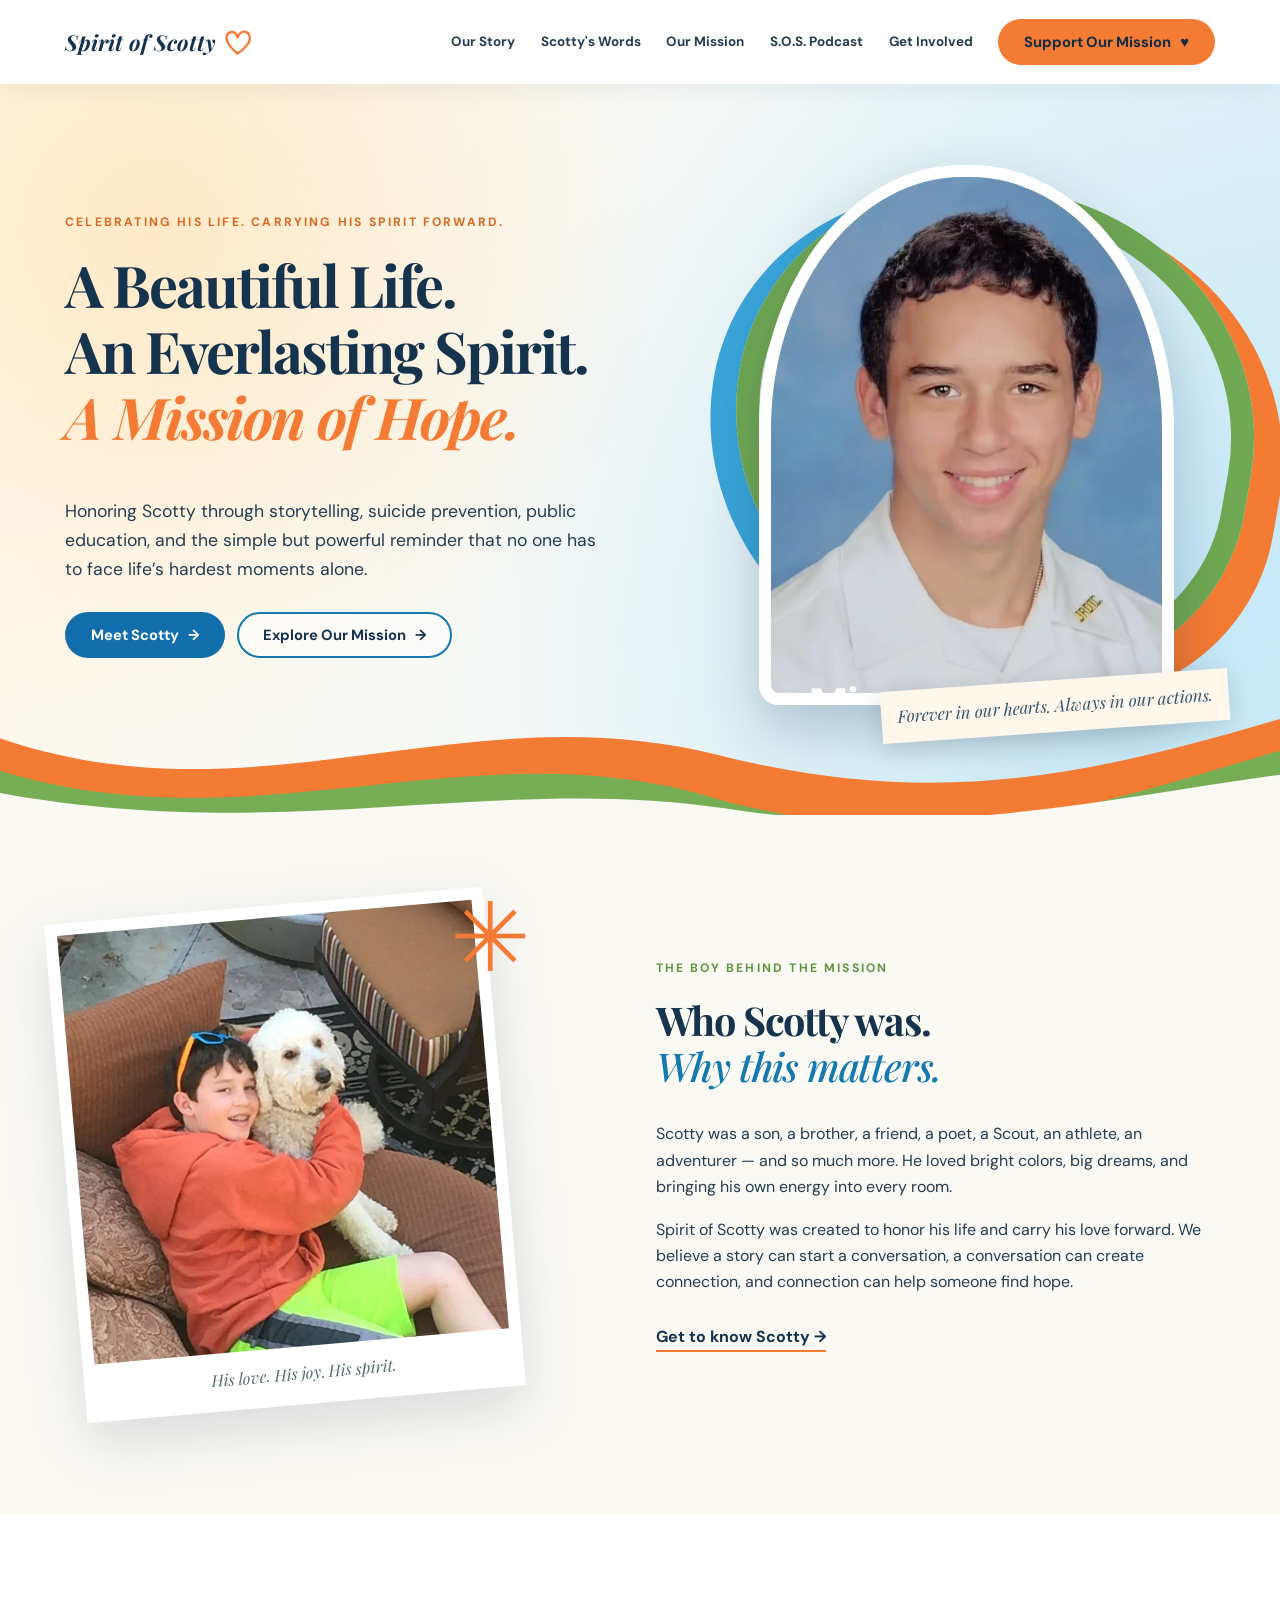
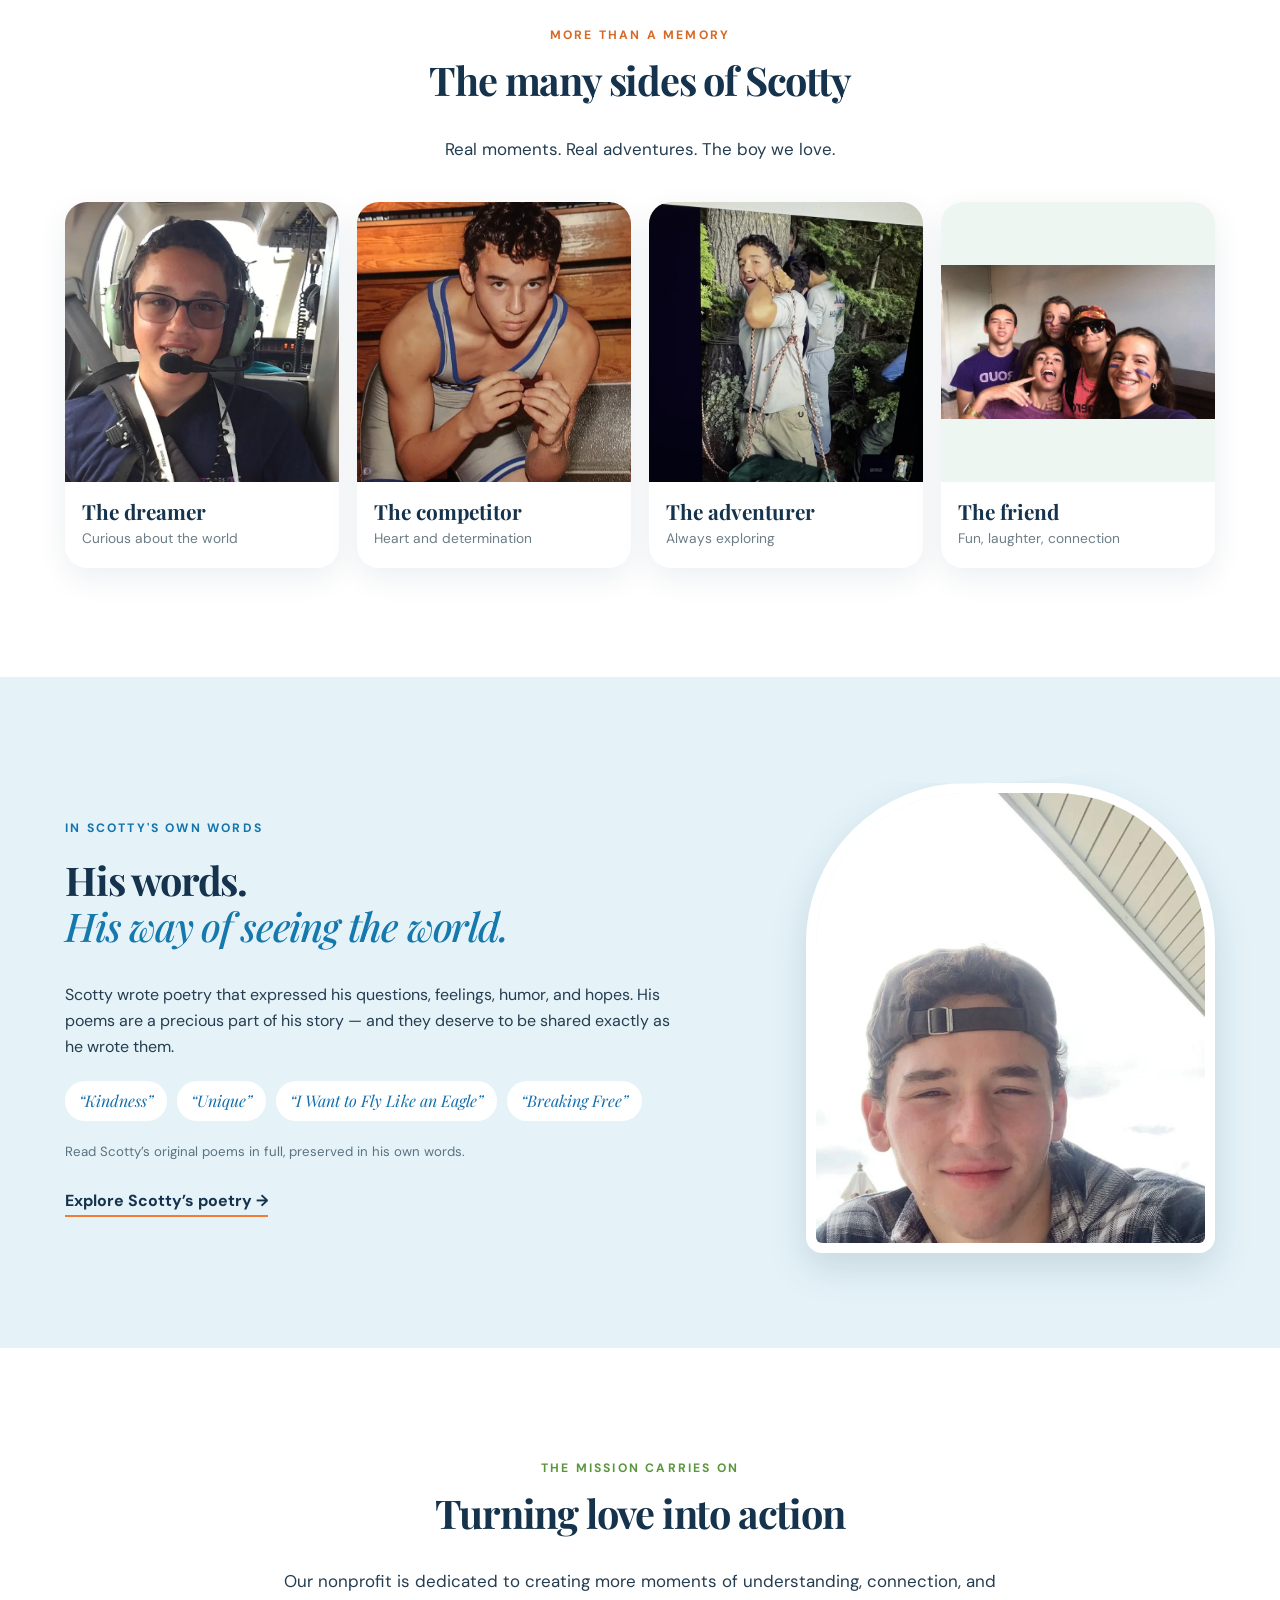
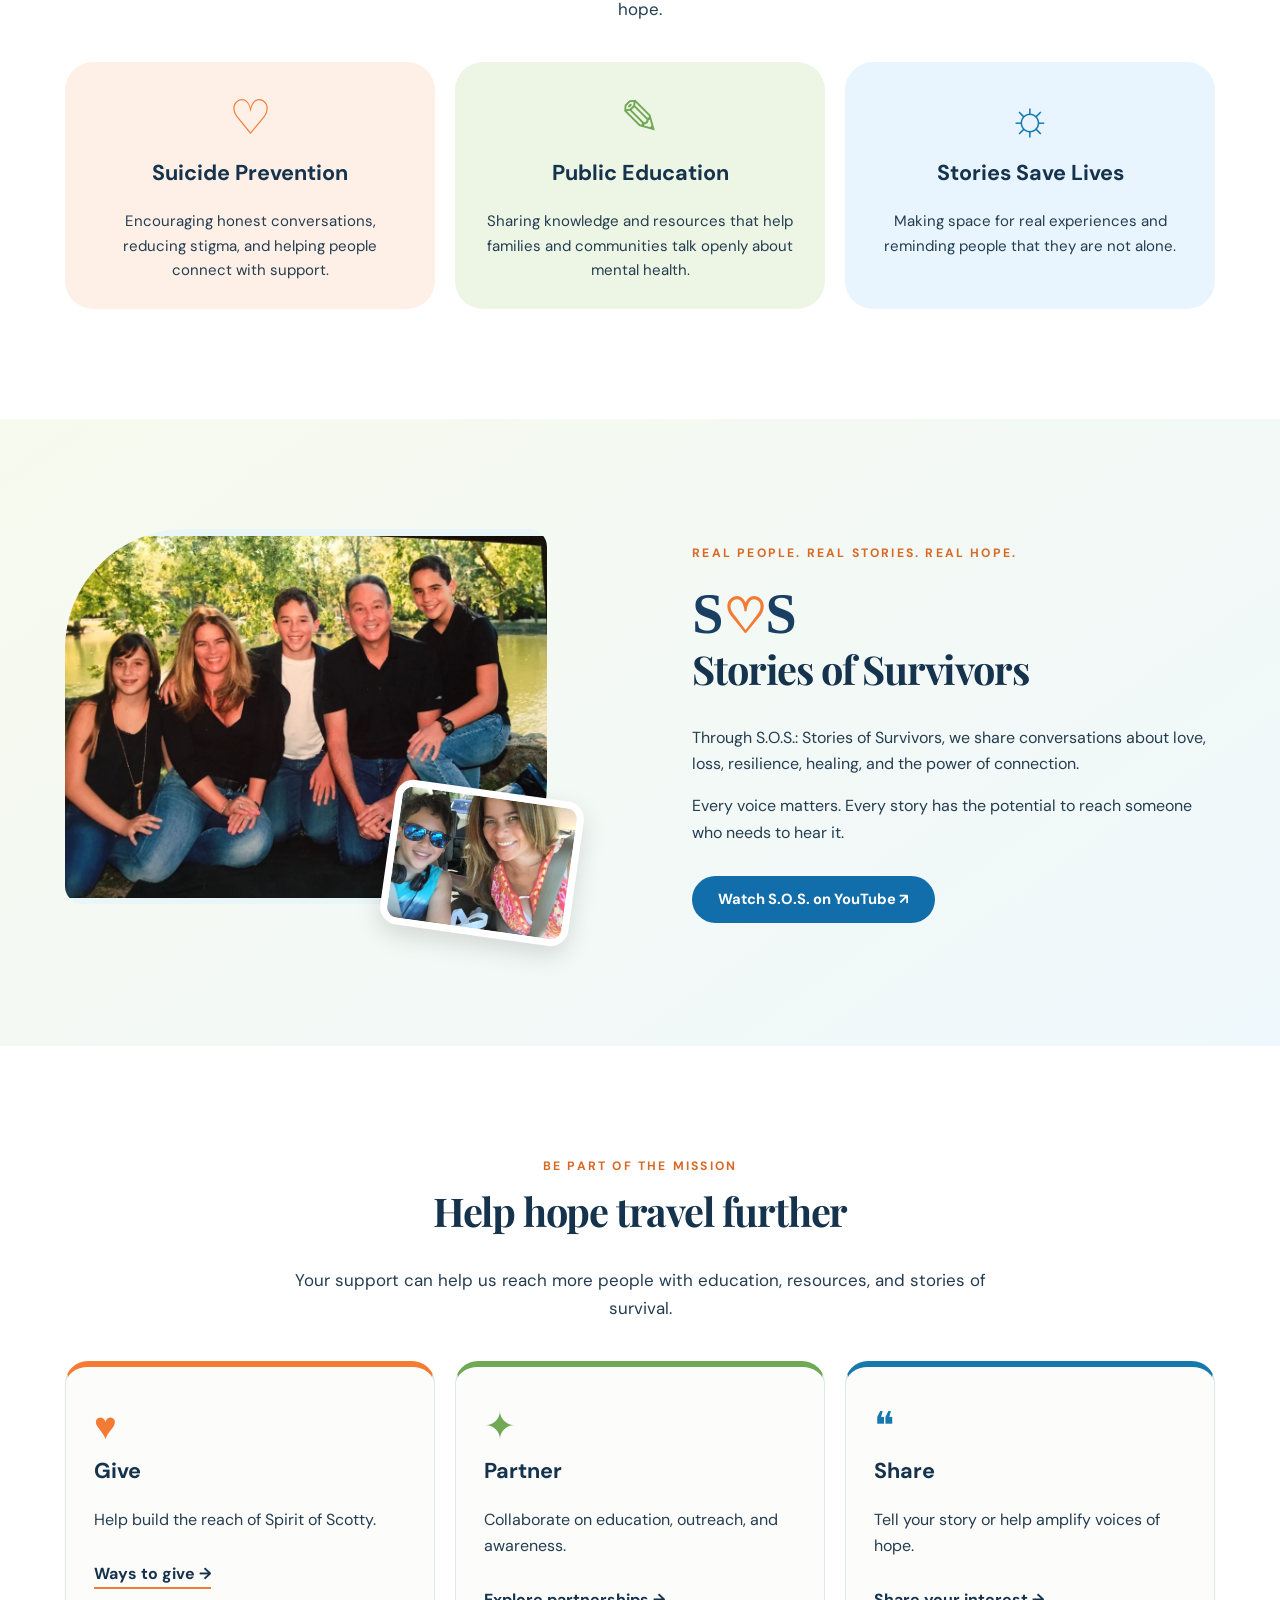
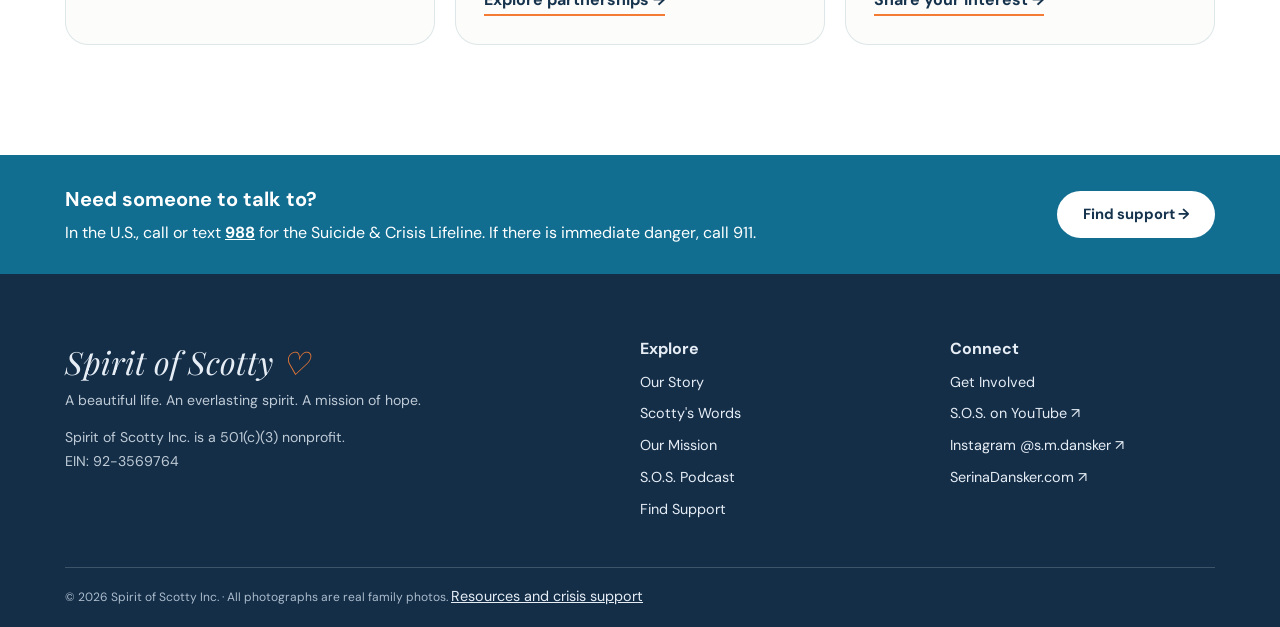
<file: index.html>
<!doctype html><html lang="en"><head><meta charset="utf-8"><meta name="viewport" content="width=device-width, initial-scale=1">
<meta name="description" content="Meet Scotty and discover how Spirit of Scotty carries his legacy forward through suicide prevention, education and storytelling."><meta name="theme-color" content="#16334d">
<meta property="og:type" content="website"><meta property="og:title" content="Home"><meta property="og:description" content="Meet Scotty and discover how Spirit of Scotty carries his legacy forward through suicide prevention, education and storytelling."><meta property="og:url" content="https://spiritofscotty.com/"><meta property="og:image" content="https://spiritofscotty.com/assets/hero.webp">
<link rel="canonical" href="https://spiritofscotty.com/"><link rel="icon" href="assets/heart.svg" type="image/svg+xml"><link rel="stylesheet" href="styles.css"><title>Home | Spirit of Scotty</title></head><body><a class="skip" href="#main">Skip to content</a><header class="site-header"><div class="wrap nav"><a class="brand" href="index.html" aria-label="Spirit of Scotty home"><span>Spirit of <em>Scotty</em></span><svg class="heart" viewBox="0 0 46 48" aria-hidden="true"><path d="M23 41C4 26 3 13 10 9c7-4 12 2 13 7 5-11 14-11 18-4 5 10-7 22-18 29Z" fill="none" stroke="currentColor" stroke-width="3.6" stroke-linecap="round" stroke-linejoin="round"/></svg></a>
<button id="menuButton" class="menu-btn" aria-label="Open navigation" aria-controls="navLinks" aria-expanded="false">☰</button>
<nav id="navLinks" class="nav-links" aria-label="Main navigation"><a href="story.html">Our Story</a><a href="words.html">Scotty's Words</a><a href="mission.html">Our Mission</a><a href="podcast.html">S.O.S. Podcast</a><a href="involved.html">Get Involved</a><a class="pill orange" href="involved.html#donate">Support Our Mission <span aria-hidden="true">♥</span></a></nav>
</div></header><main id="main">
<section id="home" class="hero"><div class="hero-glow"></div><div class="wrap hero-layout">
<div class="hero-copy"><p class="eyebrow">Celebrating his life. Carrying his spirit forward.</p><h1>A Beautiful Life.<br>An Everlasting Spirit.<br><i>A Mission of Hope.</i></h1><p>Honoring Scotty through storytelling, suicide prevention, public education, and the simple but powerful reminder that no one has to face life’s hardest moments alone.</p><div class="button-row"><a href="story.html" class="pill blue">Meet Scotty <span aria-hidden="true">→</span></a><a href="mission.html" class="pill outline">Explore Our Mission <span aria-hidden="true">→</span></a></div></div>
<div class="hero-visual"><div class="portrait-halo"></div><div class="portrait-frame"><img src="assets/hero.webp" alt="A real photograph of Scotty smiling in his white uniform" fetchpriority="high"></div><span class="hero-handwritten">Forever in our hearts. Always in our actions.</span></div>
</div><svg class="wave hero-wave" viewBox="0 0 1440 130" preserveAspectRatio="none" aria-hidden="true"><path d="M0 48C290 140 520-2 810 66c250 58 422 18 630-38v102H0Z" fill="#f47b34"/><path d="M0 82c290 82 530-50 810 30 260 65 446-2 630-51v69H0Z" fill="#76ad55"/><path d="M0 105c320 54 555-20 815 16 235 34 440-12 625-35v44H0Z" fill="#faf9f4"/></svg></section>
<section id="story" class="section story"><div class="wrap story-grid"><div class="photo-pair"><figure class="polaroid dog"><img src="assets/dog.webp" alt="Scotty in an orange sweatshirt hugging a fluffy white dog" loading="lazy"><figcaption>His love. His joy. His spirit.</figcaption></figure><span class="sunburst" aria-hidden="true">✳</span></div><div class="section-copy"><p class="eyebrow green-text">The boy behind the mission</p><h2>Who Scotty was.<br><em>Why this matters.</em></h2><p>Scotty was a son, a brother, a friend, a poet, a Scout, an athlete, an adventurer — and so much more. He loved bright colors, big dreams, and bringing his own energy into every room.</p><p>Spirit of Scotty was created to honor his life and carry his love forward. We believe a story can start a conversation, a conversation can create connection, and connection can help someone find hope.</p><a class="text-link" href="story.html">Get to know Scotty <span aria-hidden="true">→</span></a></div></div></section>
<section id="life" class="section life-section"><div class="wrap"><div class="section-heading"><p class="eyebrow">More than a memory</p><h2>The many sides of Scotty</h2><p>Real moments. Real adventures. The boy we love.</p></div><div class="life-grid">
<figure class="photo-card"><img src="assets/airplane.webp" alt="Original photograph of Scotty smiling in an airplane wearing a pilot headset" loading="lazy"><figcaption><b>The dreamer</b><span>Curious about the world</span></figcaption></figure>
<figure class="photo-card"><img src="assets/wrestling.webp" alt="Original photograph of Scotty in his wrestling uniform" loading="lazy"><figcaption><b>The competitor</b><span>Heart and determination</span></figcaption></figure>
<figure class="photo-card"><img src="assets/scouts.webp" alt="Original photograph of Scotty outdoors in Scouting activities" loading="lazy"><figcaption><b>The adventurer</b><span>Always exploring</span></figcaption></figure>
<figure class="photo-card"><img src="assets/friends.webp" alt="Original photograph of Scotty with friends, smiling and making funny faces" loading="lazy"><figcaption><b>The friend</b><span>Fun, laughter, connection</span></figcaption></figure>
</div></div></section>
<section id="words" class="section words-section"><svg class="wave words-wave" viewBox="0 0 1440 110" preserveAspectRatio="none" aria-hidden="true"><path fill="#e5f3f9" d="M0 75c300-99 540-55 760 1s470-55 680-44v78H0Z"/></svg><div class="wrap words-grid"><div><p class="eyebrow blue-text">In Scotty's own words</p><h2>His words.<br><em>His way of seeing the world.</em></h2><p>Scotty wrote poetry that expressed his questions, feelings, humor, and hopes. His poems are a precious part of his story — and they deserve to be shared exactly as he wrote them.</p><div class="poems"><span>“Kindness”</span><span>“Unique”</span><span>“I Want to Fly Like an Eagle”</span><span>“Breaking Free”</span></div><p class="small-note">Read Scotty’s original poems in full, preserved in his own words.</p><a class="text-link" href="words.html">Explore Scotty’s poetry →</a></div><figure class="words-photo"><img src="assets/candid.webp" alt="Original candid photograph of Scotty outdoors" loading="lazy"></figure></div></section>
<section id="mission" class="section mission"><div class="wrap"><div class="section-heading"><p class="eyebrow green-text">The mission carries on</p><h2>Turning love into action</h2><p>Our nonprofit is dedicated to creating more moments of understanding, connection, and hope.</p></div><div class="mission-grid"><article class="mission-card peach"><div class="mission-icon" aria-hidden="true">♡</div><h3>Suicide Prevention</h3><p>Encouraging honest conversations, reducing stigma, and helping people connect with support.</p></article><article class="mission-card sage"><div class="mission-icon" aria-hidden="true">✎</div><h3>Public Education</h3><p>Sharing knowledge and resources that help families and communities talk openly about mental health.</p></article><article class="mission-card sky"><div class="mission-icon" aria-hidden="true">☼</div><h3>Stories Save Lives</h3><p>Making space for real experiences and reminding people that they are not alone.</p></article></div></div></section>
<section id="podcast" class="section podcast"><div class="wrap podcast-grid"><div class="podcast-images"><img class="podcast-main" src="assets/family.webp" alt="Original family photograph with Scotty" loading="lazy"><img class="podcast-detail" src="assets/joy.webp" alt="Original photograph of Scotty enjoying a fun moment" loading="lazy"></div><div><p class="eyebrow">Real people. Real stories. Real hope.</p><h2><span class="sos-mark">S<span>♡</span>S</span><br>Stories of Survivors</h2><p>Through S.O.S.: Stories of Survivors, we share conversations about love, loss, resilience, healing, and the power of connection.</p><p>Every voice matters. Every story has the potential to reach someone who needs to hear it.</p><a class="pill blue" href="https://www.youtube.com/@sosstoriesofsurvivors" target="_blank" rel="noopener noreferrer">Watch S.O.S. on YouTube ↗</a></div></div></section>
<section id="involved" class="section involved"><div class="wrap"><div class="section-heading"><p class="eyebrow">Be part of the mission</p><h2>Help hope travel further</h2><p>Your support can help us reach more people with education, resources, and stories of survival.</p></div><div class="involved-grid"><article><span class="action-icon">♥</span><h3>Give</h3><p>Help build the reach of Spirit of Scotty.</p><a class="text-link" href="involved.html#donate">Ways to give →</a></article><article><span class="action-icon">✦</span><h3>Partner</h3><p>Collaborate on education, outreach, and awareness.</p><a class="text-link" href="involved.html#partner">Explore partnerships →</a></article><article><span class="action-icon">❝</span><h3>Share</h3><p>Tell your story or help amplify voices of hope.</p><a class="text-link" href="involved.html#share">Share your interest →</a></article></div></div></section>
</main><section class="support-banner" aria-label="Crisis support"><div class="wrap support-inner"><div><strong>Need someone to talk to?</strong><p>In the U.S., call or text <a href="tel:988">988</a> for the Suicide &amp; Crisis Lifeline. If there is immediate danger, call 911.</p></div><a class="pill white" href="resources.html">Find support →</a></div></section>
<footer><div class="wrap footer-grid"><div><div class="footer-brand">Spirit of Scotty <span>♡</span></div><p>A beautiful life. An everlasting spirit. A mission of hope.</p><p>Spirit of Scotty Inc. is a 501(c)(3) nonprofit.<br>EIN: 92-3569764</p></div><div><strong>Explore</strong><a href="story.html">Our Story</a><a href="words.html">Scotty's Words</a><a href="mission.html">Our Mission</a><a href="podcast.html">S.O.S. Podcast</a><a href="resources.html">Find Support</a></div><div><strong>Connect</strong><a href="involved.html">Get Involved</a><a href="https://www.youtube.com/@sosstoriesofsurvivors" target="_blank" rel="noopener noreferrer">S.O.S. on YouTube ↗</a><a href="https://www.instagram.com/s.m.dansker/" target="_top" rel="noopener noreferrer">Instagram @s.m.dansker ↗</a><a href="https://www.serinadansker.com" target="_blank" rel="noopener noreferrer">SerinaDansker.com ↗</a></div></div><div class="wrap footnote">© <span id="year"></span> Spirit of Scotty Inc. · All photographs are real family photos. <a href="resources.html">Resources and crisis support</a></div></footer>
<script src="script.js" defer></script></body></html>
</file>
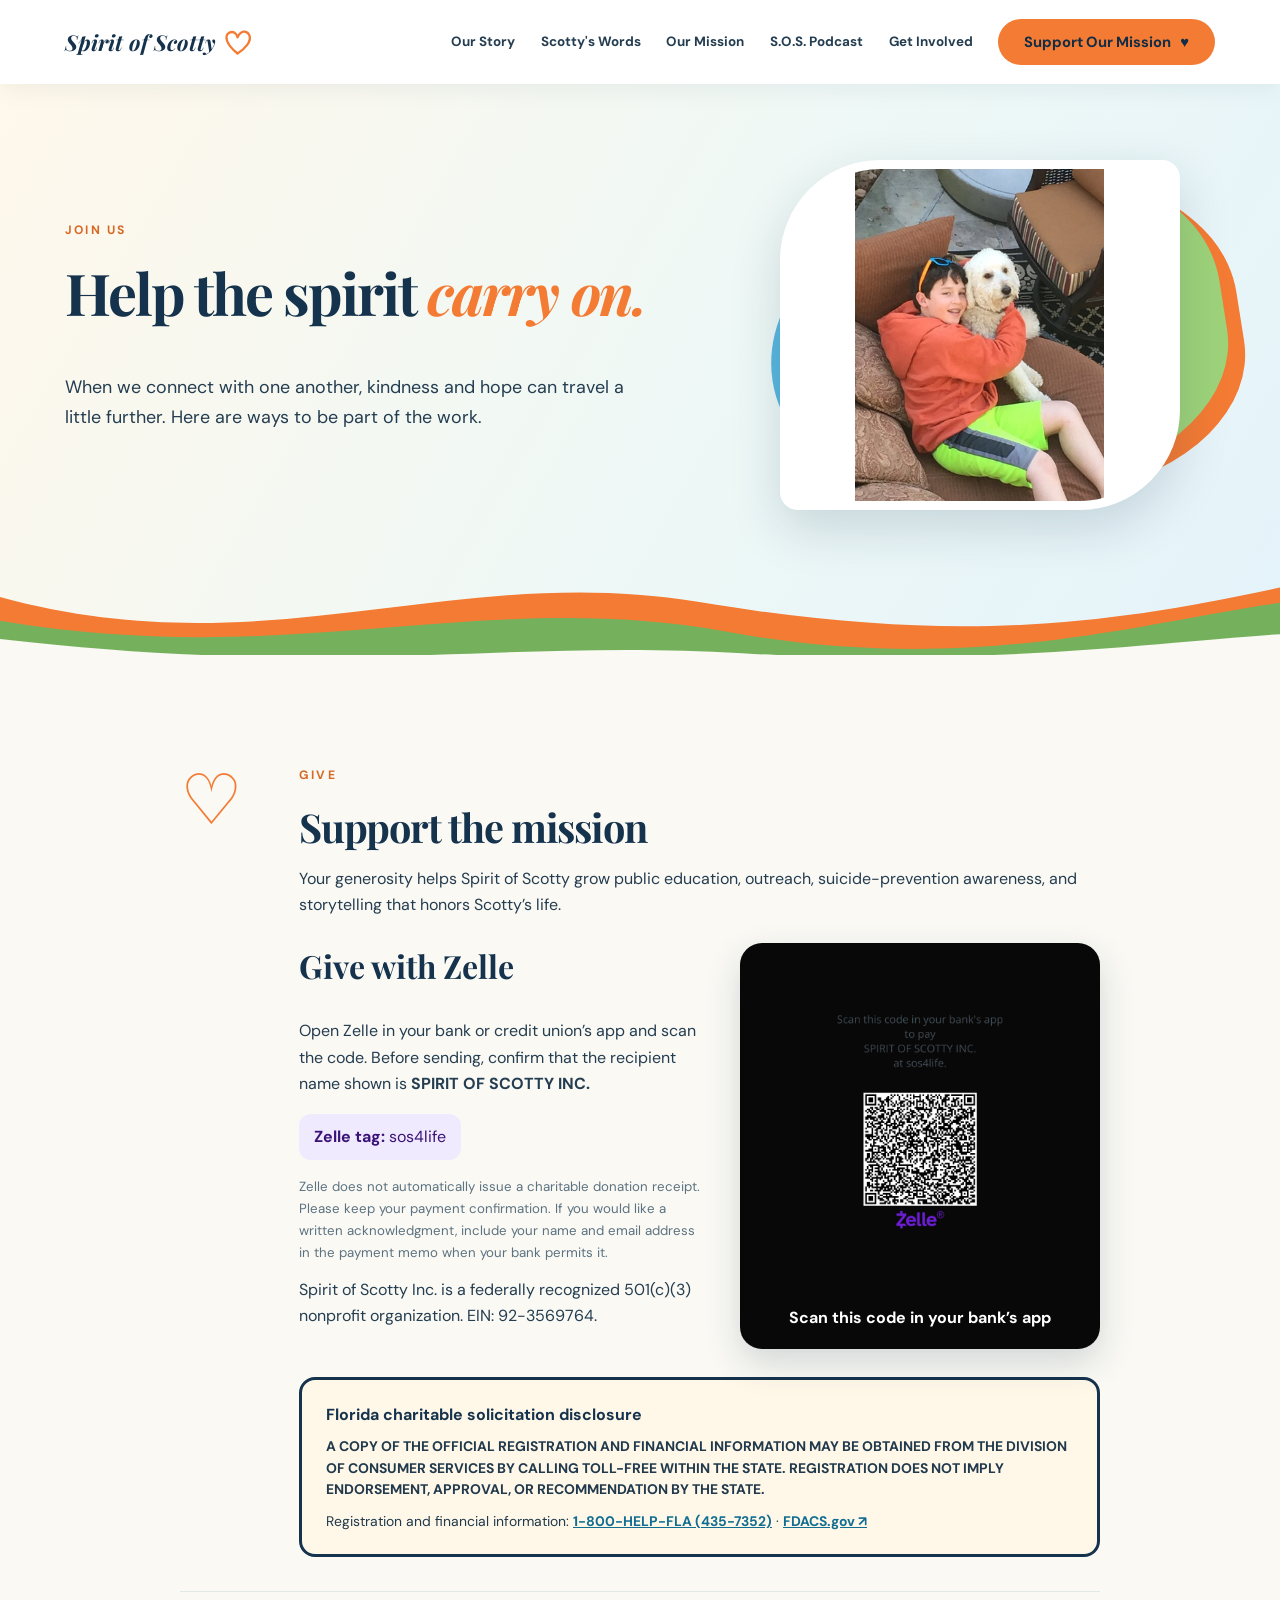
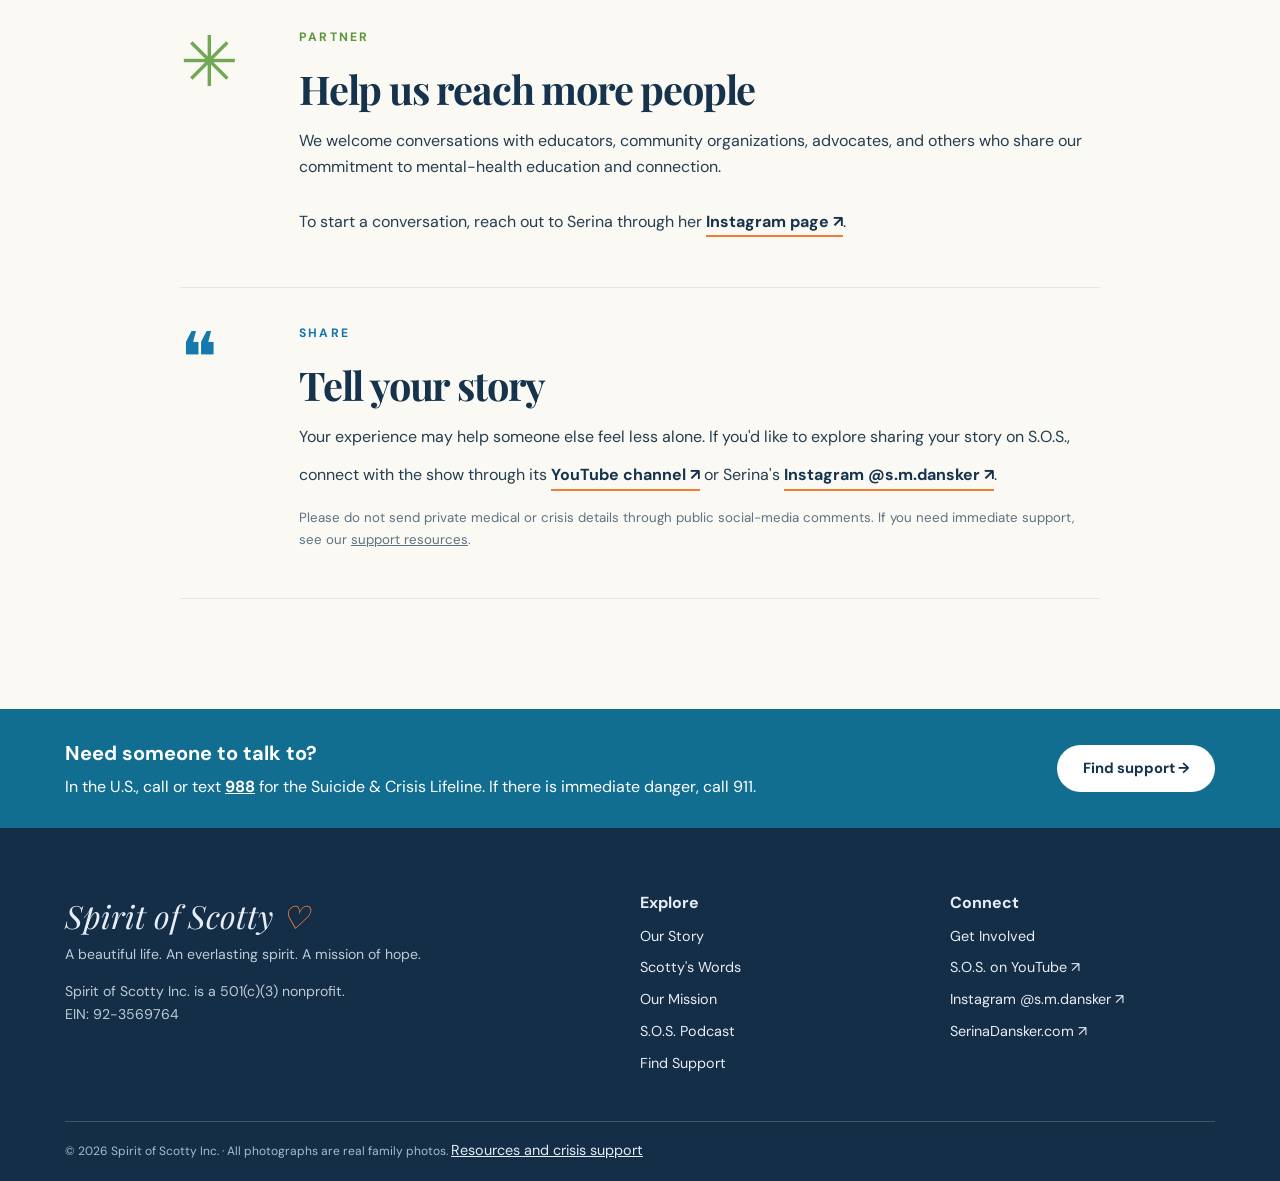
<file: involved.html>
<!doctype html><html lang="en"><head><meta charset="utf-8"><meta name="viewport" content="width=device-width, initial-scale=1">
<meta name="description" content="Ways to support Spirit of Scotty, explore partnerships, and share stories of hope."><meta name="theme-color" content="#16334d">
<meta property="og:type" content="website"><meta property="og:title" content="Get Involved"><meta property="og:description" content="Ways to support Spirit of Scotty, explore partnerships, and share stories of hope."><meta property="og:url" content="https://spiritofscotty.com/involved.html"><meta property="og:image" content="https://spiritofscotty.com/assets/dog.webp">
<link rel="canonical" href="https://spiritofscotty.com/involved.html"><link rel="icon" href="assets/heart.svg" type="image/svg+xml"><link rel="stylesheet" href="styles.css"><title>Get Involved | Spirit of Scotty</title></head><body><a class="skip" href="#main">Skip to content</a><header class="site-header"><div class="wrap nav"><a class="brand" href="index.html" aria-label="Spirit of Scotty home"><span>Spirit of <em>Scotty</em></span><svg class="heart" viewBox="0 0 46 48" aria-hidden="true"><path d="M23 41C4 26 3 13 10 9c7-4 12 2 13 7 5-11 14-11 18-4 5 10-7 22-18 29Z" fill="none" stroke="currentColor" stroke-width="3.6" stroke-linecap="round" stroke-linejoin="round"/></svg></a>
<button id="menuButton" class="menu-btn" aria-label="Open navigation" aria-controls="navLinks" aria-expanded="false">☰</button>
<nav id="navLinks" class="nav-links" aria-label="Main navigation"><a href="story.html">Our Story</a><a href="words.html">Scotty's Words</a><a href="mission.html">Our Mission</a><a href="podcast.html">S.O.S. Podcast</a><a aria-current="page" href="involved.html">Get Involved</a><a class="pill orange" href="involved.html#donate">Support Our Mission <span aria-hidden="true">♥</span></a></nav>
</div></header><main id="main"><section class="inner-hero"><div class="wrap inner-grid"><div><p class="eyebrow">Join us</p><h1>Help the spirit <em>carry on.</em></h1><p class="inner-lede">When we connect with one another, kindness and hope can travel a little further. Here are ways to be part of the work.</p></div><div class="inner-hero-photo"><img src="assets/dog.webp" alt="Scotty in a bright orange sweatshirt hugging a fluffy white dog"></div></div><svg class="inner-wave" viewBox="0 0 1440 100" preserveAspectRatio="none" aria-hidden="true"><path d="M0 38C300 115 510 0 785 43s445 28 655-15v72H0Z" fill="#f47b34"/><path d="M0 63C330 115 540 28 815 74c275 48 470-10 625-30v56H0Z" fill="#75b15c"/><path d="M0 82c390 42 560 0 835 15 260 15 475-12 605-20v23H0Z" fill="#faf9f4"/></svg></section>
<section class="section"><div class="wrap support-options"><article id="donate" class="support-option donation-option"><div class="option-icon" aria-hidden="true">♡</div><div><p class="eyebrow">Give</p><h2>Support the mission</h2><p>Your generosity helps Spirit of Scotty grow public education, outreach, suicide-prevention awareness, and storytelling that honors Scotty’s life.</p><div class="donation-layout"><div class="donation-copy"><h3>Give with Zelle</h3><p>Open Zelle in your bank or credit union’s app and scan the code. Before sending, confirm that the recipient name shown is <strong>SPIRIT OF SCOTTY INC.</strong></p><p class="zelle-handle"><strong>Zelle tag:</strong> sos4life</p><p class="small-note">Zelle does not automatically issue a charitable donation receipt. Please keep your payment confirmation. If you would like a written acknowledgment, include your name and email address in the payment memo when your bank permits it.</p><p>Spirit of Scotty Inc. is a federally recognized 501(c)(3) nonprofit organization. EIN: 92-3569764.</p></div><figure class="zelle-card"><img src="assets/spirit-of-scotty-zelle-qr.png" alt="Zelle QR code for donations to Spirit of Scotty Inc. at sos4life" loading="lazy"><figcaption>Scan this code in your bank’s app</figcaption></figure></div><div class="florida-disclosure" role="note" aria-label="Florida charitable solicitation disclosure"><strong>Florida charitable solicitation disclosure</strong><p>A COPY OF THE OFFICIAL REGISTRATION AND FINANCIAL INFORMATION MAY BE OBTAINED FROM THE DIVISION OF CONSUMER SERVICES BY CALLING TOLL-FREE WITHIN THE STATE. REGISTRATION DOES NOT IMPLY ENDORSEMENT, APPROVAL, OR RECOMMENDATION BY THE STATE.</p><p>Registration and financial information: <a href="tel:18004357352">1-800-HELP-FLA (435-7352)</a> · <a href="https://www.fdacs.gov/" target="_blank" rel="noopener noreferrer">FDACS.gov ↗</a></p></div></div></article>
<article id="partner" class="support-option"><div class="option-icon green-symbol" aria-hidden="true">✳</div><div><p class="eyebrow green-text">Partner</p><h2>Help us reach more people</h2><p>We welcome conversations with educators, community organizations, advocates, and others who share our commitment to mental-health education and connection.</p><p>To start a conversation, reach out to Serina through her <a class="text-link" href="https://www.instagram.com/s.m.dansker/" target="_top" rel="noopener noreferrer">Instagram page ↗</a>.</p></div></article>
<article id="share" class="support-option"><div class="option-icon blue-symbol" aria-hidden="true">❝</div><div><p class="eyebrow blue-text">Share</p><h2>Tell your story</h2><p>Your experience may help someone else feel less alone. If you'd like to explore sharing your story on S.O.S., connect with the show through its <a class="text-link" href="https://www.youtube.com/@sosstoriesofsurvivors" target="_blank" rel="noopener noreferrer">YouTube channel ↗</a> or Serina's <a class="text-link" href="https://www.instagram.com/s.m.dansker/" target="_top" rel="noopener noreferrer">Instagram @s.m.dansker ↗</a>.</p><p class="small-note">Please do not send private medical or crisis details through public social-media comments. If you need immediate support, see our <a href="resources.html">support resources</a>.</p></div></article></div></section></main><section class="support-banner" aria-label="Crisis support"><div class="wrap support-inner"><div><strong>Need someone to talk to?</strong><p>In the U.S., call or text <a href="tel:988">988</a> for the Suicide &amp; Crisis Lifeline. If there is immediate danger, call 911.</p></div><a class="pill white" href="resources.html">Find support →</a></div></section>
<footer><div class="wrap footer-grid"><div><div class="footer-brand">Spirit of Scotty <span>♡</span></div><p>A beautiful life. An everlasting spirit. A mission of hope.</p><p>Spirit of Scotty Inc. is a 501(c)(3) nonprofit.<br>EIN: 92-3569764</p></div><div><strong>Explore</strong><a href="story.html">Our Story</a><a href="words.html">Scotty's Words</a><a href="mission.html">Our Mission</a><a href="podcast.html">S.O.S. Podcast</a><a href="resources.html">Find Support</a></div><div><strong>Connect</strong><a href="involved.html">Get Involved</a><a href="https://www.youtube.com/@sosstoriesofsurvivors" target="_blank" rel="noopener noreferrer">S.O.S. on YouTube ↗</a><a href="https://www.instagram.com/s.m.dansker/" target="_top" rel="noopener noreferrer">Instagram @s.m.dansker ↗</a><a href="https://www.serinadansker.com" target="_blank" rel="noopener noreferrer">SerinaDansker.com ↗</a></div></div><div class="wrap footnote">© <span id="year"></span> Spirit of Scotty Inc. · All photographs are real family photos. <a href="resources.html">Resources and crisis support</a></div></footer>
<script src="script.js" defer></script></body></html>
</file>
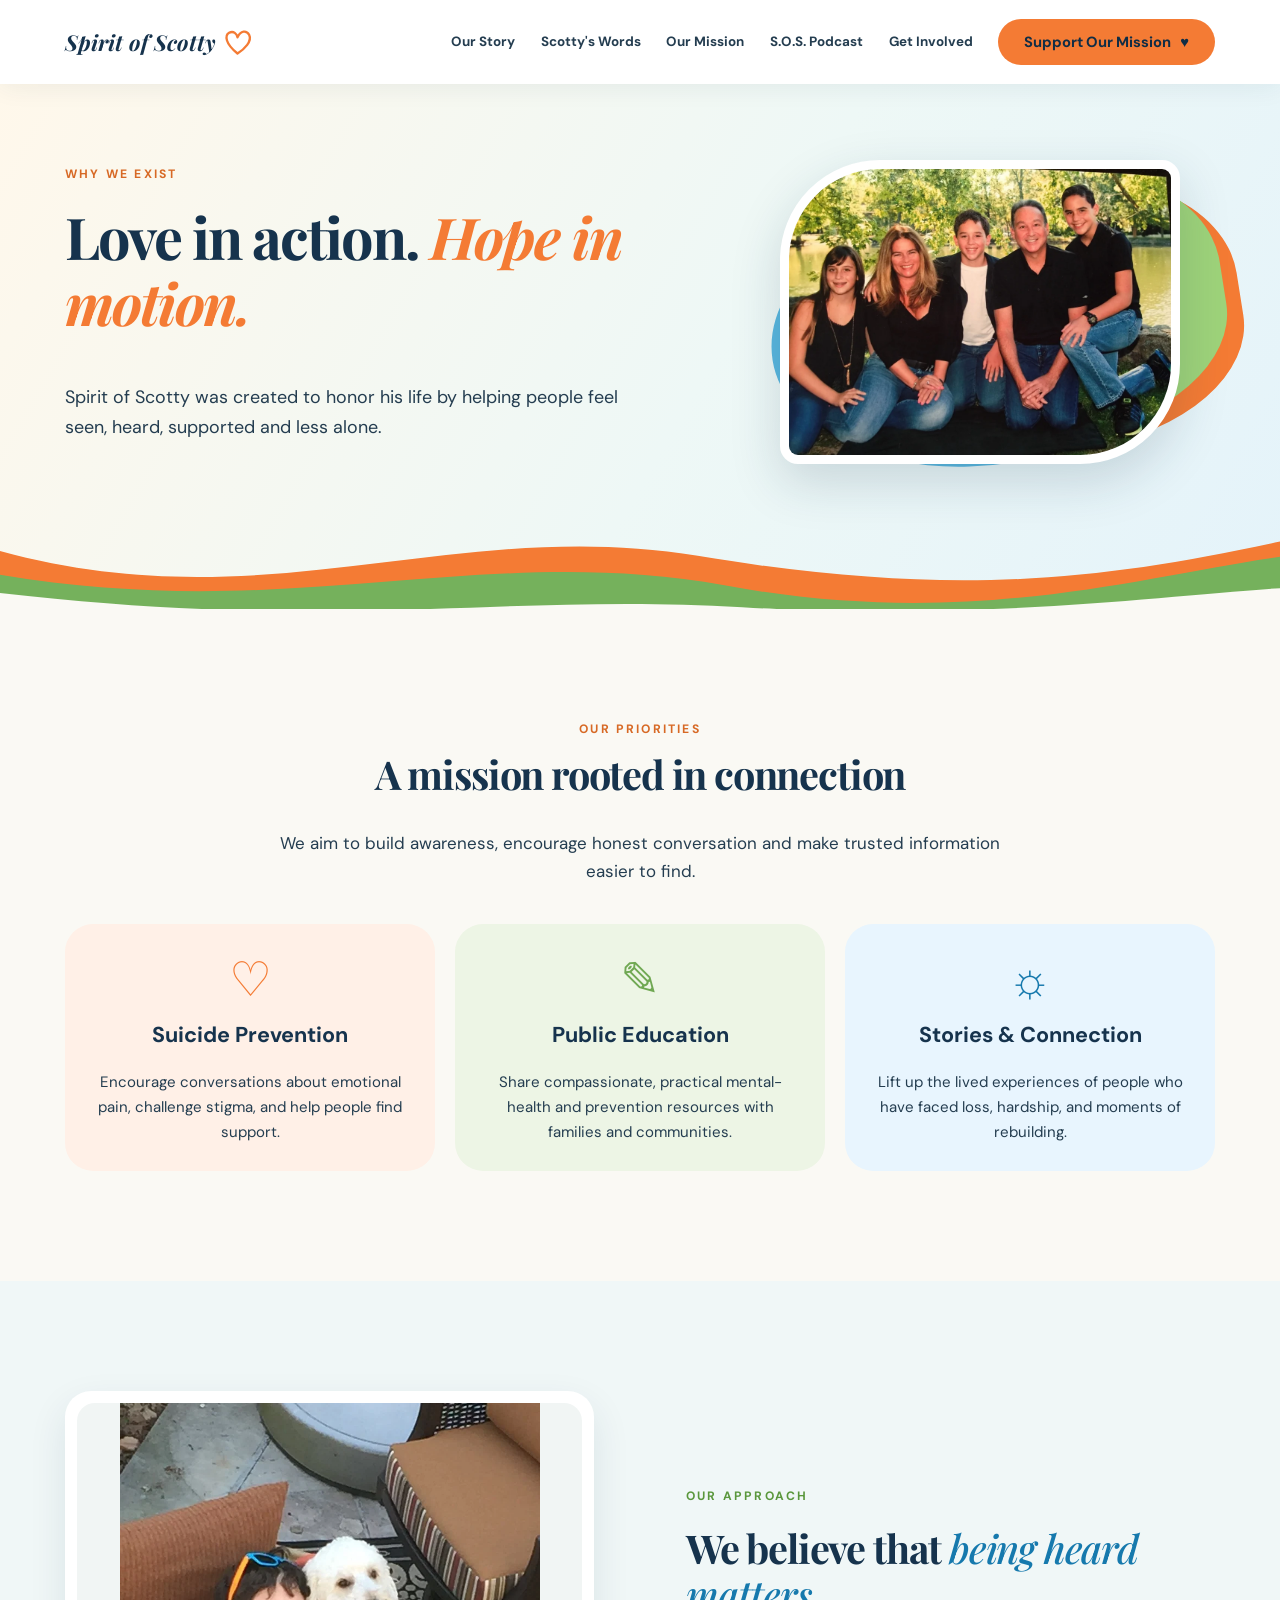
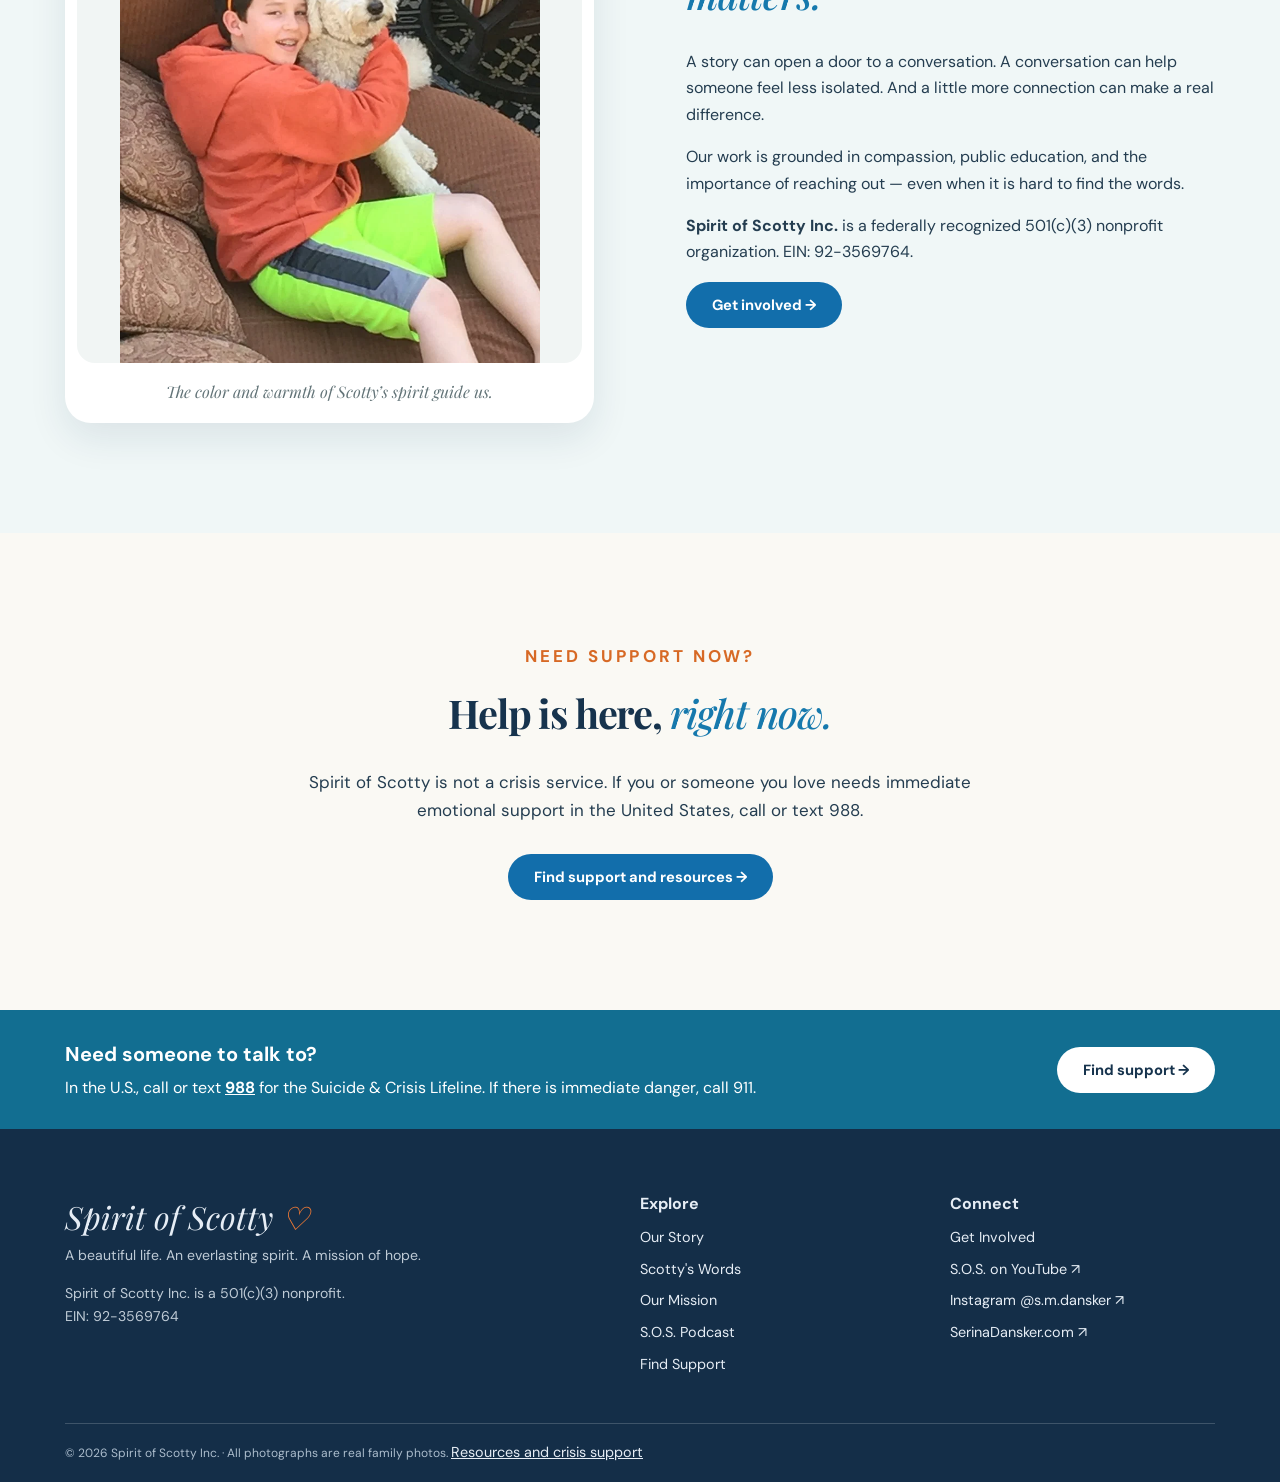
<file: mission.html>
<!doctype html><html lang="en"><head><meta charset="utf-8"><meta name="viewport" content="width=device-width, initial-scale=1">
<meta name="description" content="Learn how Spirit of Scotty approaches suicide prevention, public education and storytelling."><meta name="theme-color" content="#16334d">
<meta property="og:type" content="website"><meta property="og:title" content="Our Mission"><meta property="og:description" content="Learn how Spirit of Scotty approaches suicide prevention, public education and storytelling."><meta property="og:url" content="https://spiritofscotty.com/mission.html"><meta property="og:image" content="https://spiritofscotty.com/assets/dog.webp">
<link rel="canonical" href="https://spiritofscotty.com/mission.html"><link rel="icon" href="assets/heart.svg" type="image/svg+xml"><link rel="stylesheet" href="styles.css"><title>Our Mission | Spirit of Scotty</title></head><body><a class="skip" href="#main">Skip to content</a><header class="site-header"><div class="wrap nav"><a class="brand" href="index.html" aria-label="Spirit of Scotty home"><span>Spirit of <em>Scotty</em></span><svg class="heart" viewBox="0 0 46 48" aria-hidden="true"><path d="M23 41C4 26 3 13 10 9c7-4 12 2 13 7 5-11 14-11 18-4 5 10-7 22-18 29Z" fill="none" stroke="currentColor" stroke-width="3.6" stroke-linecap="round" stroke-linejoin="round"/></svg></a>
<button id="menuButton" class="menu-btn" aria-label="Open navigation" aria-controls="navLinks" aria-expanded="false">☰</button>
<nav id="navLinks" class="nav-links" aria-label="Main navigation"><a href="story.html">Our Story</a><a href="words.html">Scotty's Words</a><a aria-current="page" href="mission.html">Our Mission</a><a href="podcast.html">S.O.S. Podcast</a><a href="involved.html">Get Involved</a><a class="pill orange" href="involved.html#donate">Support Our Mission <span aria-hidden="true">♥</span></a></nav>
</div></header><main id="main"><section class="inner-hero"><div class="wrap inner-grid"><div><p class="eyebrow">Why we exist</p><h1>Love in action. <em>Hope in motion.</em></h1><p class="inner-lede">Spirit of Scotty was created to honor his life by helping people feel seen, heard, supported and less alone.</p></div><div class="inner-hero-photo"><img src="assets/family.webp" alt="A real family portrait of Scotty with loved ones"></div></div><svg class="inner-wave" viewBox="0 0 1440 100" preserveAspectRatio="none" aria-hidden="true"><path d="M0 38C300 115 510 0 785 43s445 28 655-15v72H0Z" fill="#f47b34"/><path d="M0 63C330 115 540 28 815 74c275 48 470-10 625-30v56H0Z" fill="#75b15c"/><path d="M0 82c390 42 560 0 835 15 260 15 475-12 605-20v23H0Z" fill="#faf9f4"/></svg></section>
<section class="section"><div class="wrap"><div class="section-heading"><p class="eyebrow">Our priorities</p><h2>A mission rooted in connection</h2><p>We aim to build awareness, encourage honest conversation and make trusted information easier to find.</p></div>
<div class="mission-grid"><article class="mission-card peach"><div class="mission-icon" aria-hidden="true">♡</div><h3>Suicide Prevention</h3><p>Encourage conversations about emotional pain, challenge stigma, and help people find support.</p></article><article class="mission-card sage"><div class="mission-icon" aria-hidden="true">✎</div><h3>Public Education</h3><p>Share compassionate, practical mental-health and prevention resources with families and communities.</p></article><article class="mission-card sky"><div class="mission-icon" aria-hidden="true">☼</div><h3>Stories &amp; Connection</h3><p>Lift up the lived experiences of people who have faced loss, hardship, and moments of rebuilding.</p></article></div></div></section>
<section class="section soft-section"><div class="wrap split-feature"><figure class="feature-photo"><img src="assets/dog.webp" alt="Scotty wearing an orange sweatshirt and hugging his dog" loading="lazy"><figcaption>The color and warmth of Scotty’s spirit guide us.</figcaption></figure><div><p class="eyebrow green-text">Our approach</p><h2>We believe that <em>being heard matters.</em></h2><p>A story can open a door to a conversation. A conversation can help someone feel less isolated. And a little more connection can make a real difference.</p><p>Our work is grounded in compassion, public education, and the importance of reaching out — even when it is hard to find the words.</p><p><strong>Spirit of Scotty Inc.</strong> is a federally recognized 501(c)(3) nonprofit organization. EIN: 92-3569764.</p><a class="pill blue" href="involved.html">Get involved →</a></div></div></section>
<section class="section"><div class="wrap centered-story"><p class="eyebrow">Need support now?</p><h2>Help is here, <em>right now.</em></h2><p>Spirit of Scotty is not a crisis service. If you or someone you love needs immediate emotional support in the United States, call or text 988.</p><a class="pill blue" href="resources.html">Find support and resources →</a></div></section></main><section class="support-banner" aria-label="Crisis support"><div class="wrap support-inner"><div><strong>Need someone to talk to?</strong><p>In the U.S., call or text <a href="tel:988">988</a> for the Suicide &amp; Crisis Lifeline. If there is immediate danger, call 911.</p></div><a class="pill white" href="resources.html">Find support →</a></div></section>
<footer><div class="wrap footer-grid"><div><div class="footer-brand">Spirit of Scotty <span>♡</span></div><p>A beautiful life. An everlasting spirit. A mission of hope.</p><p>Spirit of Scotty Inc. is a 501(c)(3) nonprofit.<br>EIN: 92-3569764</p></div><div><strong>Explore</strong><a href="story.html">Our Story</a><a href="words.html">Scotty's Words</a><a href="mission.html">Our Mission</a><a href="podcast.html">S.O.S. Podcast</a><a href="resources.html">Find Support</a></div><div><strong>Connect</strong><a href="involved.html">Get Involved</a><a href="https://www.youtube.com/@sosstoriesofsurvivors" target="_blank" rel="noopener noreferrer">S.O.S. on YouTube ↗</a><a href="https://www.instagram.com/s.m.dansker/" target="_top" rel="noopener noreferrer">Instagram @s.m.dansker ↗</a><a href="https://www.serinadansker.com" target="_blank" rel="noopener noreferrer">SerinaDansker.com ↗</a></div></div><div class="wrap footnote">© <span id="year"></span> Spirit of Scotty Inc. · All photographs are real family photos. <a href="resources.html">Resources and crisis support</a></div></footer>
<script src="script.js" defer></script></body></html>
</file>
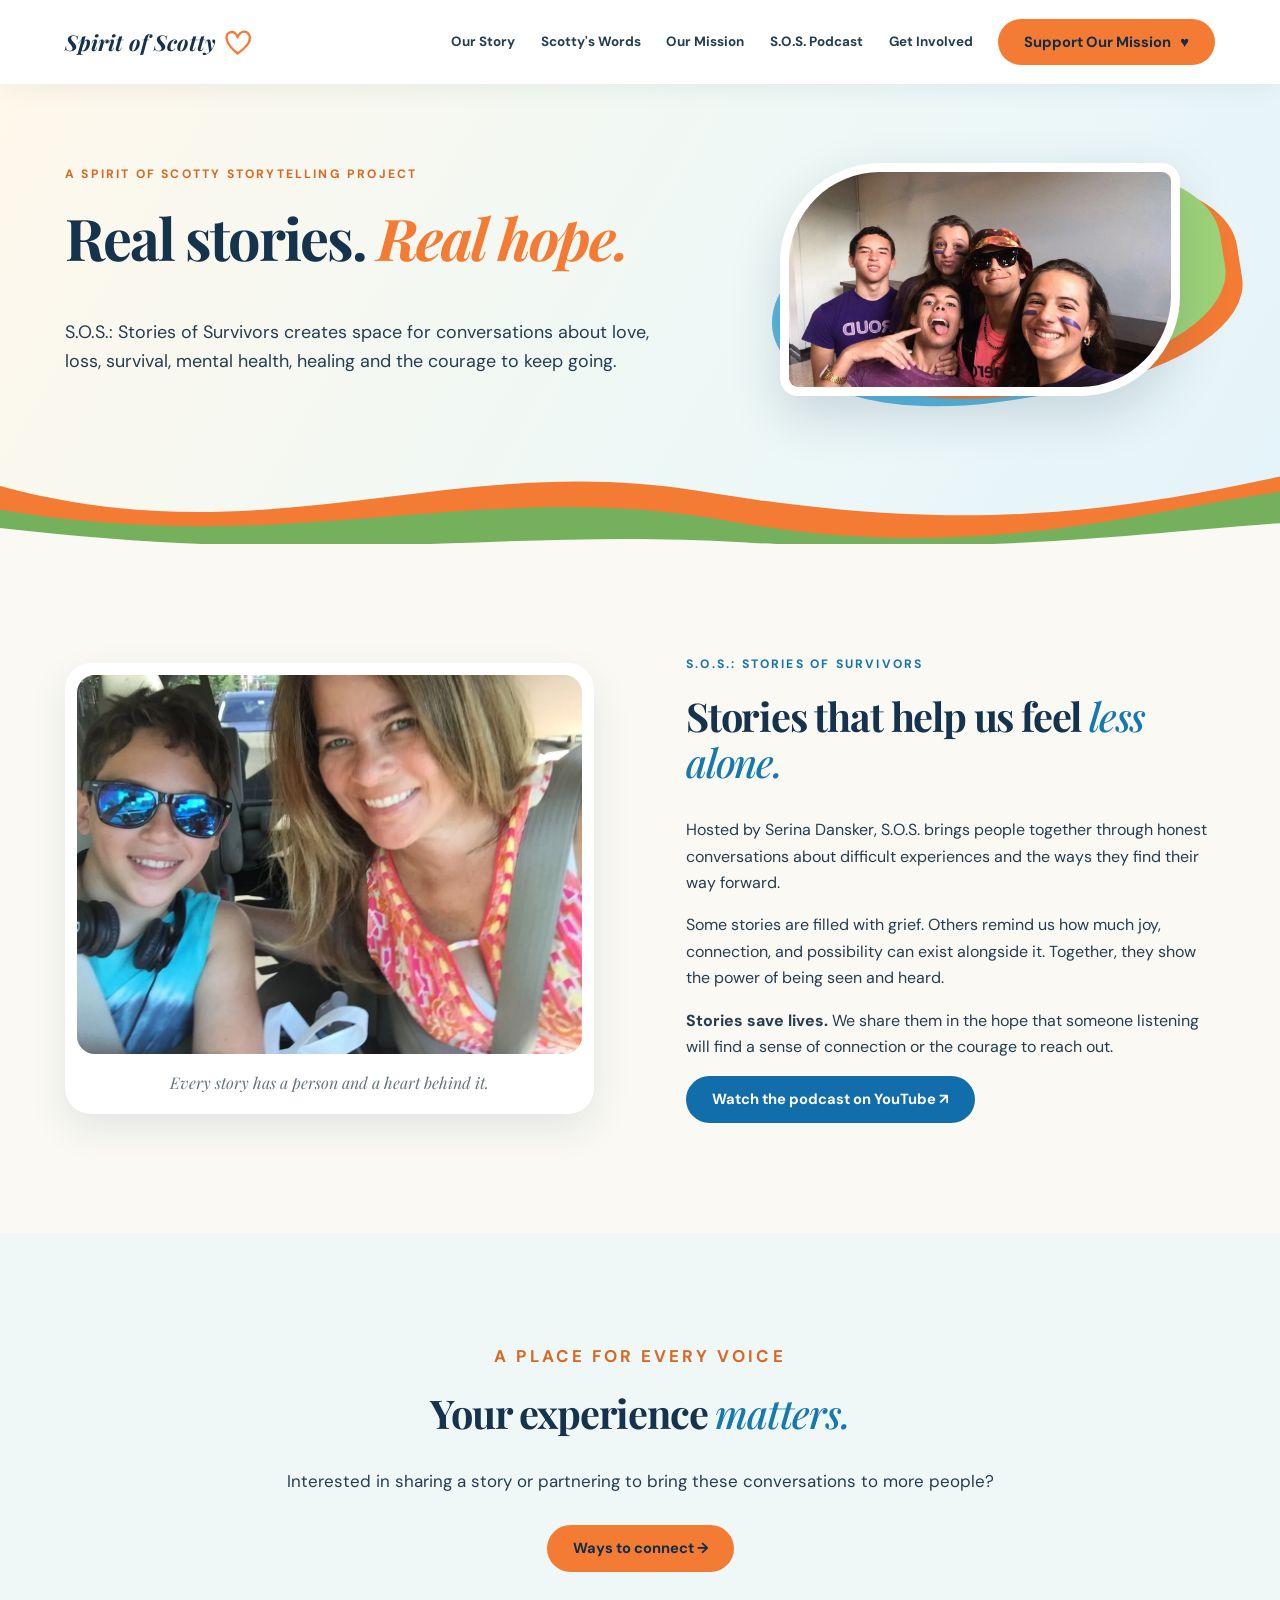
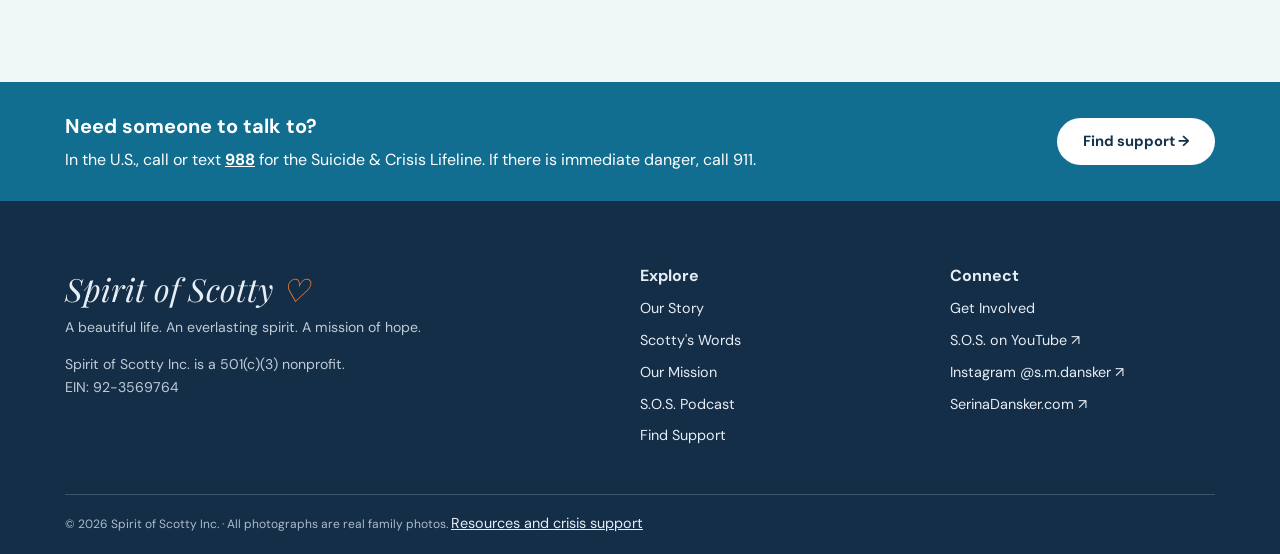
<file: podcast.html>
<!doctype html><html lang="en"><head><meta charset="utf-8"><meta name="viewport" content="width=device-width, initial-scale=1">
<meta name="description" content="Watch Stories of Survivors, the storytelling project connected to Spirit of Scotty and hosted by Serina Dansker."><meta name="theme-color" content="#16334d">
<meta property="og:type" content="website"><meta property="og:title" content="S.O.S. Podcast"><meta property="og:description" content="Watch Stories of Survivors, the storytelling project connected to Spirit of Scotty and hosted by Serina Dansker."><meta property="og:url" content="https://spiritofscotty.com/podcast.html"><meta property="og:image" content="https://spiritofscotty.com/assets/friends.webp">
<link rel="canonical" href="https://spiritofscotty.com/podcast.html"><link rel="icon" href="assets/heart.svg" type="image/svg+xml"><link rel="stylesheet" href="styles.css"><title>S.O.S. Podcast | Spirit of Scotty</title></head><body><a class="skip" href="#main">Skip to content</a><header class="site-header"><div class="wrap nav"><a class="brand" href="index.html" aria-label="Spirit of Scotty home"><span>Spirit of <em>Scotty</em></span><svg class="heart" viewBox="0 0 46 48" aria-hidden="true"><path d="M23 41C4 26 3 13 10 9c7-4 12 2 13 7 5-11 14-11 18-4 5 10-7 22-18 29Z" fill="none" stroke="currentColor" stroke-width="3.6" stroke-linecap="round" stroke-linejoin="round"/></svg></a>
<button id="menuButton" class="menu-btn" aria-label="Open navigation" aria-controls="navLinks" aria-expanded="false">☰</button>
<nav id="navLinks" class="nav-links" aria-label="Main navigation"><a href="story.html">Our Story</a><a href="words.html">Scotty's Words</a><a href="mission.html">Our Mission</a><a aria-current="page" href="podcast.html">S.O.S. Podcast</a><a href="involved.html">Get Involved</a><a class="pill orange" href="involved.html#donate">Support Our Mission <span aria-hidden="true">♥</span></a></nav>
</div></header><main id="main"><section class="inner-hero"><div class="wrap inner-grid"><div><p class="eyebrow">A Spirit of Scotty storytelling project</p><h1>Real stories. <em>Real hope.</em></h1><p class="inner-lede">S.O.S.: Stories of Survivors creates space for conversations about love, loss, survival, mental health, healing and the courage to keep going.</p></div><div class="inner-hero-photo"><img src="assets/friends.webp" alt="Scotty laughing with friends in a real family photograph"></div></div><svg class="inner-wave" viewBox="0 0 1440 100" preserveAspectRatio="none" aria-hidden="true"><path d="M0 38C300 115 510 0 785 43s445 28 655-15v72H0Z" fill="#f47b34"/><path d="M0 63C330 115 540 28 815 74c275 48 470-10 625-30v56H0Z" fill="#75b15c"/><path d="M0 82c390 42 560 0 835 15 260 15 475-12 605-20v23H0Z" fill="#faf9f4"/></svg></section>
<section class="section"><div class="wrap split-feature"><figure class="feature-photo"><img src="assets/joy.webp" alt="Scotty and his mother smiling together in a candid photograph" loading="lazy"><figcaption>Every story has a person and a heart behind it.</figcaption></figure><div><p class="eyebrow blue-text">S.O.S.: Stories of Survivors</p><h2>Stories that help us feel <em>less alone.</em></h2><p>Hosted by Serina Dansker, S.O.S. brings people together through honest conversations about difficult experiences and the ways they find their way forward.</p><p>Some stories are filled with grief. Others remind us how much joy, connection, and possibility can exist alongside it. Together, they show the power of being seen and heard.</p><p><strong>Stories save lives.</strong> We share them in the hope that someone listening will find a sense of connection or the courage to reach out.</p><a class="pill blue" href="https://www.youtube.com/@sosstoriesofsurvivors" target="_blank" rel="noopener noreferrer">Watch the podcast on YouTube ↗</a></div></div></section>
<section class="section soft-section"><div class="wrap centered-story"><p class="eyebrow">A place for every voice</p><h2>Your experience <em>matters.</em></h2><p>Interested in sharing a story or partnering to bring these conversations to more people?</p><a class="pill orange" href="involved.html#share">Ways to connect →</a></div></section></main><section class="support-banner" aria-label="Crisis support"><div class="wrap support-inner"><div><strong>Need someone to talk to?</strong><p>In the U.S., call or text <a href="tel:988">988</a> for the Suicide &amp; Crisis Lifeline. If there is immediate danger, call 911.</p></div><a class="pill white" href="resources.html">Find support →</a></div></section>
<footer><div class="wrap footer-grid"><div><div class="footer-brand">Spirit of Scotty <span>♡</span></div><p>A beautiful life. An everlasting spirit. A mission of hope.</p><p>Spirit of Scotty Inc. is a 501(c)(3) nonprofit.<br>EIN: 92-3569764</p></div><div><strong>Explore</strong><a href="story.html">Our Story</a><a href="words.html">Scotty's Words</a><a href="mission.html">Our Mission</a><a href="podcast.html">S.O.S. Podcast</a><a href="resources.html">Find Support</a></div><div><strong>Connect</strong><a href="involved.html">Get Involved</a><a href="https://www.youtube.com/@sosstoriesofsurvivors" target="_blank" rel="noopener noreferrer">S.O.S. on YouTube ↗</a><a href="https://www.instagram.com/s.m.dansker/" target="_top" rel="noopener noreferrer">Instagram @s.m.dansker ↗</a><a href="https://www.serinadansker.com" target="_blank" rel="noopener noreferrer">SerinaDansker.com ↗</a></div></div><div class="wrap footnote">© <span id="year"></span> Spirit of Scotty Inc. · All photographs are real family photos. <a href="resources.html">Resources and crisis support</a></div></footer>
<script src="script.js" defer></script></body></html>
</file>
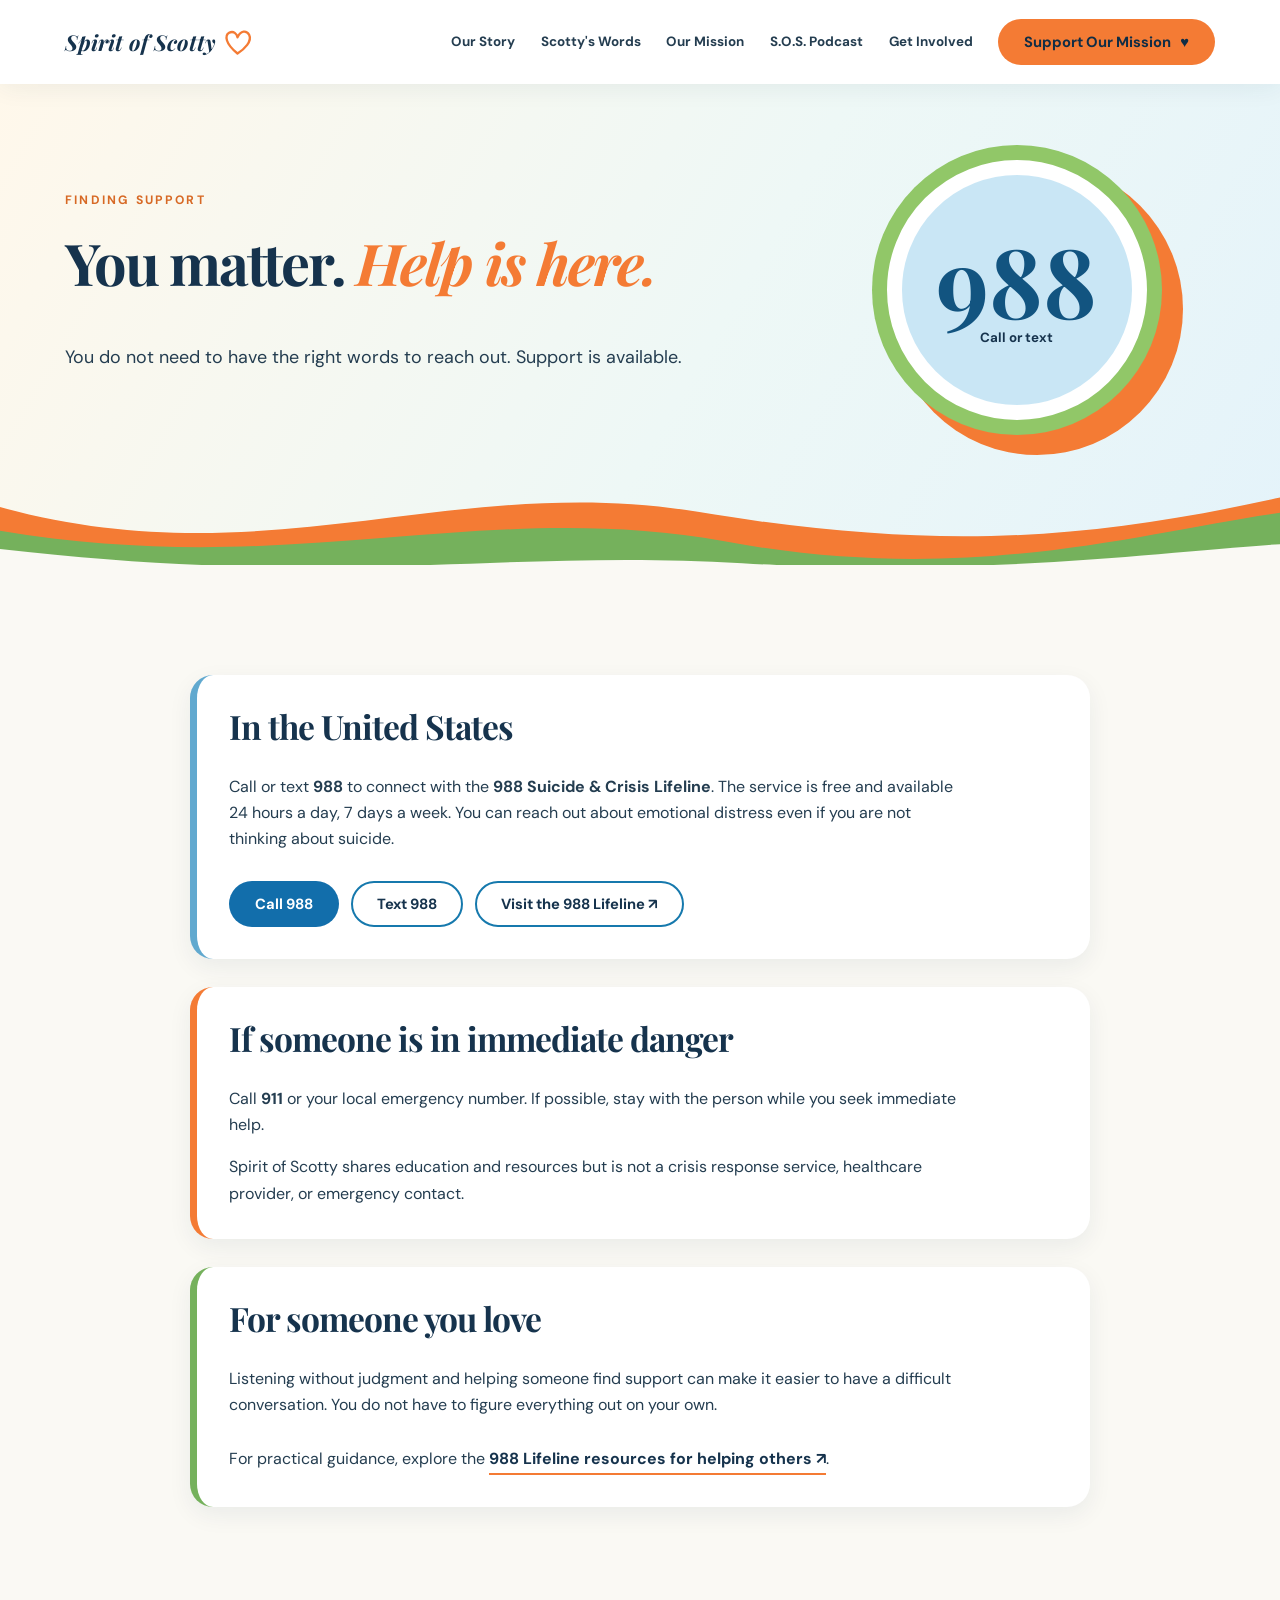
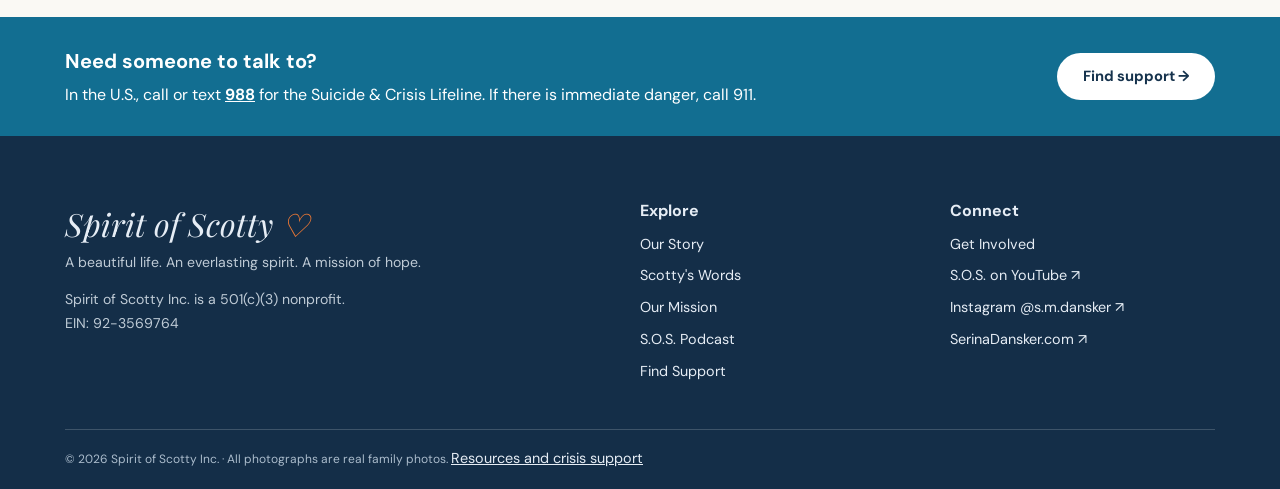
<file: resources.html>
<!doctype html><html lang="en"><head><meta charset="utf-8"><meta name="viewport" content="width=device-width, initial-scale=1">
<meta name="description" content="Call or text 988 in the U.S. for free, 24/7 emotional support and learn where to find crisis help."><meta name="theme-color" content="#16334d">
<meta property="og:type" content="website"><meta property="og:title" content="Find Support"><meta property="og:description" content="Call or text 988 in the U.S. for free, 24/7 emotional support and learn where to find crisis help."><meta property="og:url" content="https://spiritofscotty.com/resources.html"><meta property="og:image" content="https://spiritofscotty.com/assets/hero.webp">
<link rel="canonical" href="https://spiritofscotty.com/resources.html"><link rel="icon" href="assets/heart.svg" type="image/svg+xml"><link rel="stylesheet" href="styles.css"><title>Find Support | Spirit of Scotty</title></head><body><a class="skip" href="#main">Skip to content</a><header class="site-header"><div class="wrap nav"><a class="brand" href="index.html" aria-label="Spirit of Scotty home"><span>Spirit of <em>Scotty</em></span><svg class="heart" viewBox="0 0 46 48" aria-hidden="true"><path d="M23 41C4 26 3 13 10 9c7-4 12 2 13 7 5-11 14-11 18-4 5 10-7 22-18 29Z" fill="none" stroke="currentColor" stroke-width="3.6" stroke-linecap="round" stroke-linejoin="round"/></svg></a>
<button id="menuButton" class="menu-btn" aria-label="Open navigation" aria-controls="navLinks" aria-expanded="false">☰</button>
<nav id="navLinks" class="nav-links" aria-label="Main navigation"><a href="story.html">Our Story</a><a href="words.html">Scotty's Words</a><a href="mission.html">Our Mission</a><a href="podcast.html">S.O.S. Podcast</a><a href="involved.html">Get Involved</a><a class="pill orange" href="involved.html#donate">Support Our Mission <span aria-hidden="true">♥</span></a></nav>
</div></header><main id="main"><section class="inner-hero resources-hero"><div class="wrap inner-grid"><div><p class="eyebrow">Finding support</p><h1>You matter. <em>Help is here.</em></h1><p class="inner-lede">You do not need to have the right words to reach out. Support is available.</p></div><div class="resource-graphic" aria-hidden="true"><span>988</span><small>Call or text</small></div></div><svg class="inner-wave" viewBox="0 0 1440 100" preserveAspectRatio="none" aria-hidden="true"><path d="M0 38C300 115 510 0 785 43s445 28 655-15v72H0Z" fill="#f47b34"/><path d="M0 63C330 115 540 28 815 74c275 48 470-10 625-30v56H0Z" fill="#75b15c"/><path d="M0 82c390 42 560 0 835 15 260 15 475-12 605-20v23H0Z" fill="#faf9f4"/></svg></section>
<section class="section"><div class="wrap resource-layout"><article class="resource-panel"><h2>In the United States</h2><p>Call or text <strong>988</strong> to connect with the <strong>988 Suicide &amp; Crisis Lifeline</strong>. The service is free and available 24 hours a day, 7 days a week. You can reach out about emotional distress even if you are not thinking about suicide.</p><div class="button-row"><a class="pill blue" href="tel:988">Call 988</a><a class="pill outline" href="sms:988">Text 988</a><a class="pill outline" href="https://988lifeline.org/" target="_blank" rel="noopener noreferrer">Visit the 988 Lifeline ↗</a></div></article><article class="resource-panel"><h2>If someone is in immediate danger</h2><p>Call <strong>911</strong> or your local emergency number. If possible, stay with the person while you seek immediate help.</p><p>Spirit of Scotty shares education and resources but is not a crisis response service, healthcare provider, or emergency contact.</p></article><article class="resource-panel"><h2>For someone you love</h2><p>Listening without judgment and helping someone find support can make it easier to have a difficult conversation. You do not have to figure everything out on your own.</p><p>For practical guidance, explore the <a class="text-link" href="https://988lifeline.org/help-someone-else/" target="_blank" rel="noopener noreferrer">988 Lifeline resources for helping others ↗</a>.</p></article></div></section></main><section class="support-banner" aria-label="Crisis support"><div class="wrap support-inner"><div><strong>Need someone to talk to?</strong><p>In the U.S., call or text <a href="tel:988">988</a> for the Suicide &amp; Crisis Lifeline. If there is immediate danger, call 911.</p></div><a class="pill white" href="resources.html">Find support →</a></div></section>
<footer><div class="wrap footer-grid"><div><div class="footer-brand">Spirit of Scotty <span>♡</span></div><p>A beautiful life. An everlasting spirit. A mission of hope.</p><p>Spirit of Scotty Inc. is a 501(c)(3) nonprofit.<br>EIN: 92-3569764</p></div><div><strong>Explore</strong><a href="story.html">Our Story</a><a href="words.html">Scotty's Words</a><a href="mission.html">Our Mission</a><a href="podcast.html">S.O.S. Podcast</a><a href="resources.html">Find Support</a></div><div><strong>Connect</strong><a href="involved.html">Get Involved</a><a href="https://www.youtube.com/@sosstoriesofsurvivors" target="_blank" rel="noopener noreferrer">S.O.S. on YouTube ↗</a><a href="https://www.instagram.com/s.m.dansker/" target="_top" rel="noopener noreferrer">Instagram @s.m.dansker ↗</a><a href="https://www.serinadansker.com" target="_blank" rel="noopener noreferrer">SerinaDansker.com ↗</a></div></div><div class="wrap footnote">© <span id="year"></span> Spirit of Scotty Inc. · All photographs are real family photos. <a href="resources.html">Resources and crisis support</a></div></footer>
<script src="script.js" defer></script></body></html>
</file>
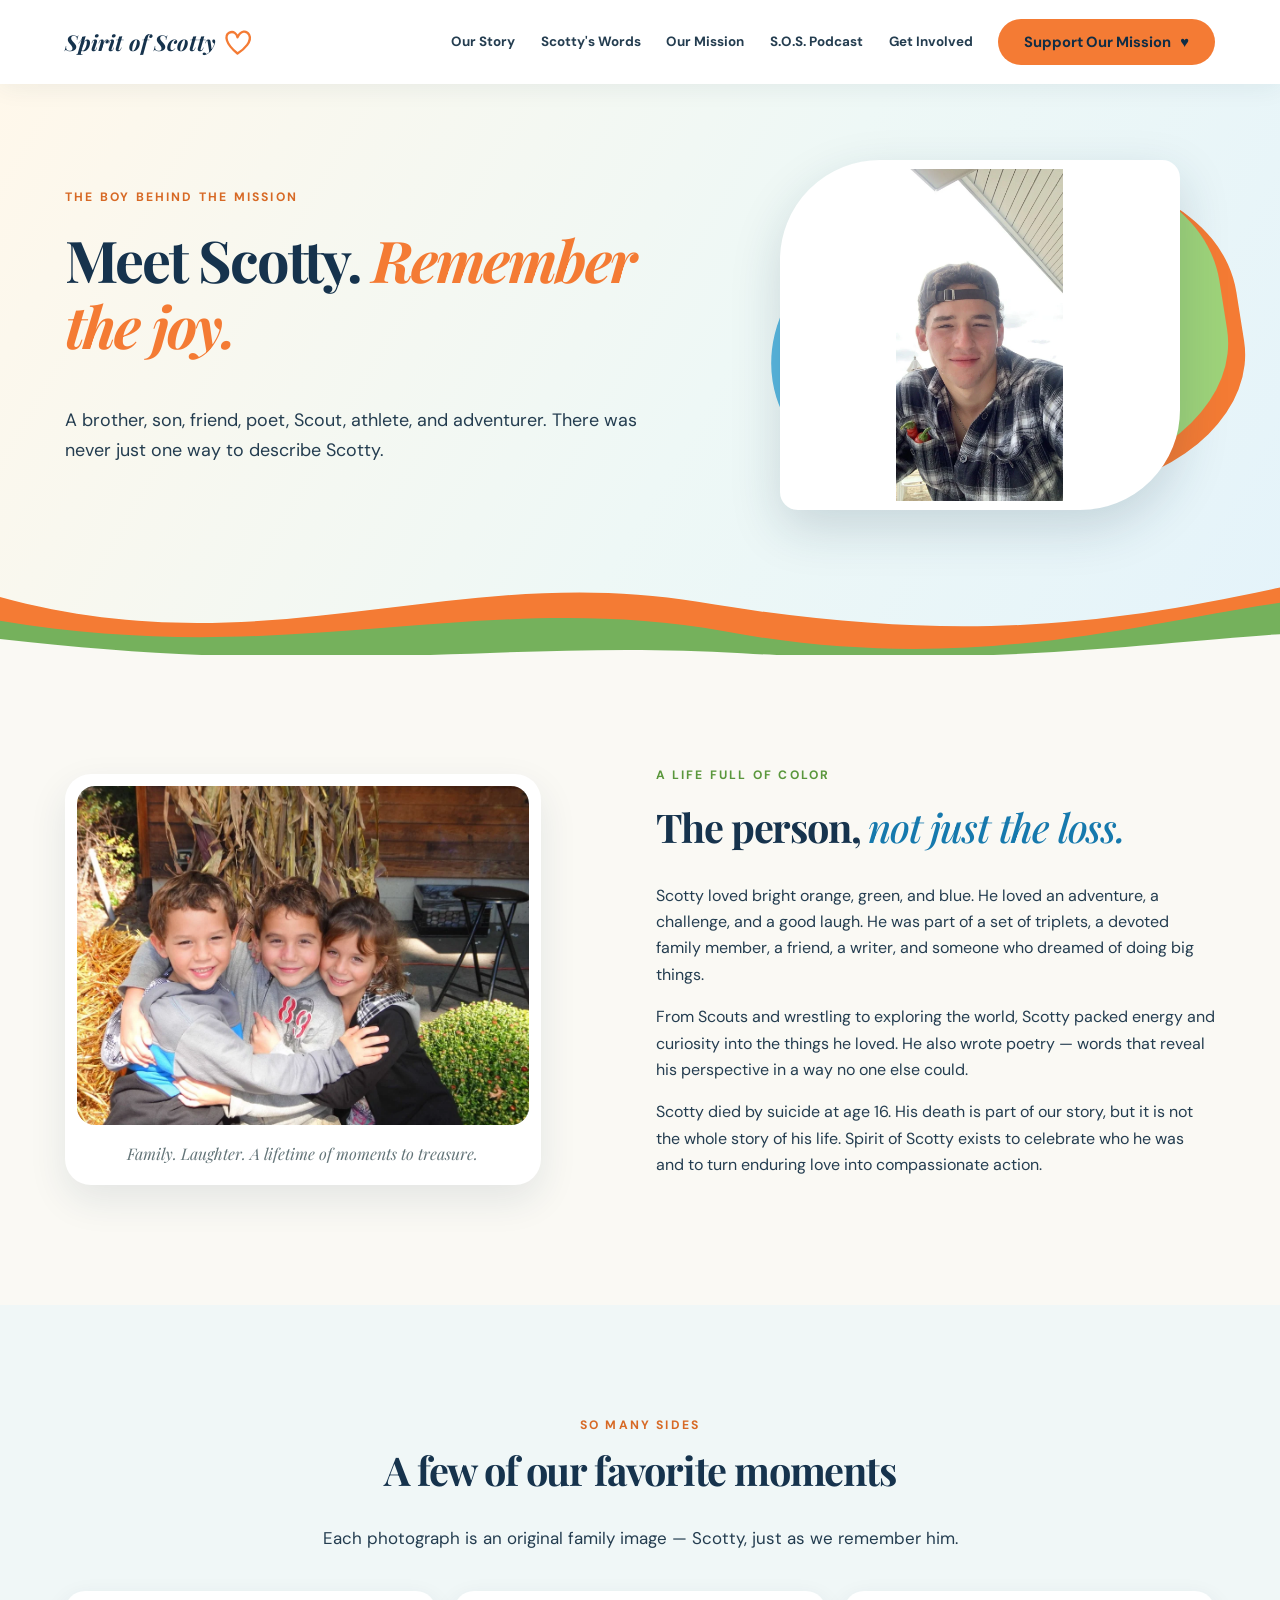
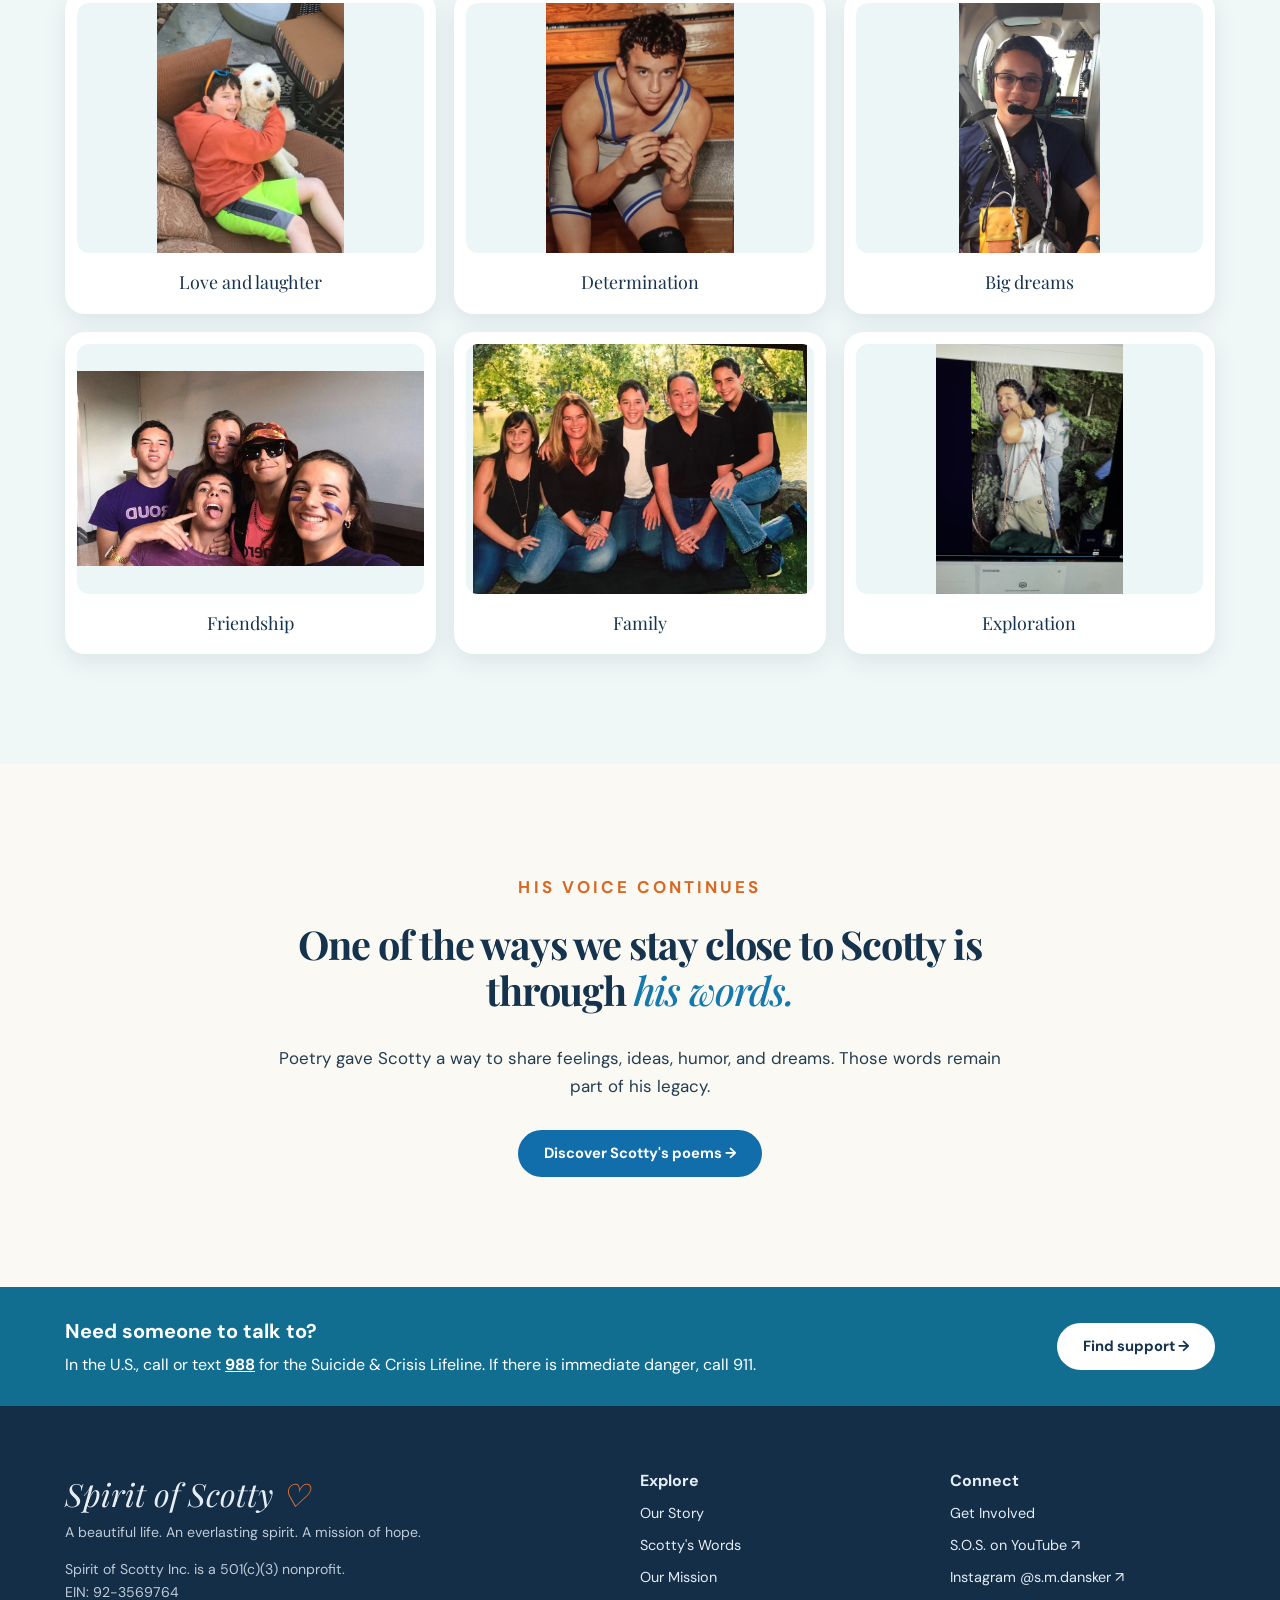
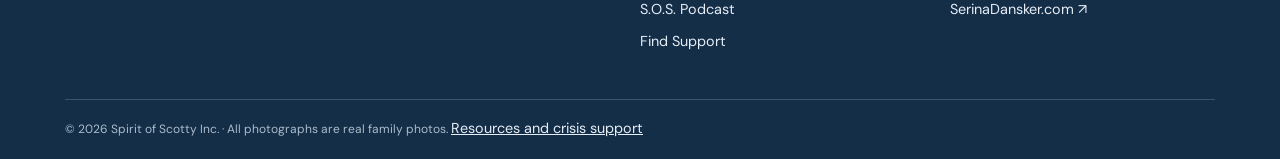
<file: story.html>
<!doctype html><html lang="en"><head><meta charset="utf-8"><meta name="viewport" content="width=device-width, initial-scale=1">
<meta name="description" content="Celebrate Scotty’s life, joy, family, friendships, adventures and the reasons behind Spirit of Scotty."><meta name="theme-color" content="#16334d">
<meta property="og:type" content="website"><meta property="og:title" content="Our Story"><meta property="og:description" content="Celebrate Scotty’s life, joy, family, friendships, adventures and the reasons behind Spirit of Scotty."><meta property="og:url" content="https://spiritofscotty.com/story.html"><meta property="og:image" content="https://spiritofscotty.com/assets/candid.webp">
<link rel="canonical" href="https://spiritofscotty.com/story.html"><link rel="icon" href="assets/heart.svg" type="image/svg+xml"><link rel="stylesheet" href="styles.css"><title>Our Story | Spirit of Scotty</title></head><body><a class="skip" href="#main">Skip to content</a><header class="site-header"><div class="wrap nav"><a class="brand" href="index.html" aria-label="Spirit of Scotty home"><span>Spirit of <em>Scotty</em></span><svg class="heart" viewBox="0 0 46 48" aria-hidden="true"><path d="M23 41C4 26 3 13 10 9c7-4 12 2 13 7 5-11 14-11 18-4 5 10-7 22-18 29Z" fill="none" stroke="currentColor" stroke-width="3.6" stroke-linecap="round" stroke-linejoin="round"/></svg></a>
<button id="menuButton" class="menu-btn" aria-label="Open navigation" aria-controls="navLinks" aria-expanded="false">☰</button>
<nav id="navLinks" class="nav-links" aria-label="Main navigation"><a aria-current="page" href="story.html">Our Story</a><a href="words.html">Scotty's Words</a><a href="mission.html">Our Mission</a><a href="podcast.html">S.O.S. Podcast</a><a href="involved.html">Get Involved</a><a class="pill orange" href="involved.html#donate">Support Our Mission <span aria-hidden="true">♥</span></a></nav>
</div></header><main id="main"><section class="inner-hero"><div class="wrap inner-grid"><div><p class="eyebrow">The boy behind the mission</p><h1>Meet Scotty. <em>Remember the joy.</em></h1><p class="inner-lede">A brother, son, friend, poet, Scout, athlete, and adventurer. There was never just one way to describe Scotty.</p></div><div class="inner-hero-photo"><img src="assets/candid.webp" alt="Scotty smiling in a backwards cap and plaid shirt"></div></div><svg class="inner-wave" viewBox="0 0 1440 100" preserveAspectRatio="none" aria-hidden="true"><path d="M0 38C300 115 510 0 785 43s445 28 655-15v72H0Z" fill="#f47b34"/><path d="M0 63C330 115 540 28 815 74c275 48 470-10 625-30v56H0Z" fill="#75b15c"/><path d="M0 82c390 42 560 0 835 15 260 15 475-12 605-20v23H0Z" fill="#faf9f4"/></svg></section>
<section class="section"><div class="wrap story-grid"><figure class="feature-photo"><img src="assets/child.webp" alt="Scotty as a child with his siblings, arms around each other" loading="lazy"><figcaption>Family. Laughter. A lifetime of moments to treasure.</figcaption></figure><div class="section-copy"><p class="eyebrow green-text">A life full of color</p><h2>The person, <em>not just the loss.</em></h2><p>Scotty loved bright orange, green, and blue. He loved an adventure, a challenge, and a good laugh. He was part of a set of triplets, a devoted family member, a friend, a writer, and someone who dreamed of doing big things.</p><p>From Scouts and wrestling to exploring the world, Scotty packed energy and curiosity into the things he loved. He also wrote poetry — words that reveal his perspective in a way no one else could.</p><p>Scotty died by suicide at age 16. His death is part of our story, but it is not the whole story of his life. Spirit of Scotty exists to celebrate who he was and to turn enduring love into compassionate action.</p></div></div></section>
<section class="section soft-section"><div class="wrap"><div class="section-heading"><p class="eyebrow">So many sides</p><h2>A few of our favorite moments</h2><p>Each photograph is an original family image — Scotty, just as we remember him.</p></div>
<div class="gallery-grid"><figure><img src="assets/dog.webp" alt="Scotty hugging the family dog, wearing a bright orange sweatshirt" loading="lazy"><figcaption>Love and laughter</figcaption></figure><figure><img src="assets/wrestling.webp" alt="Scotty in his wrestling uniform, preparing to compete" loading="lazy"><figcaption>Determination</figcaption></figure><figure><img src="assets/airplane.webp" alt="Scotty wearing an aviation headset in a small aircraft" loading="lazy"><figcaption>Big dreams</figcaption></figure><figure><img src="assets/friends.webp" alt="Scotty and four friends smiling and being playful together" loading="lazy"><figcaption>Friendship</figcaption></figure><figure><img src="assets/family.webp" alt="Scotty with members of his family posing outdoors" loading="lazy"><figcaption>Family</figcaption></figure><figure><img src="assets/scouts.webp" alt="Scotty outside during a Scouting adventure" loading="lazy"><figcaption>Exploration</figcaption></figure></div></div></section>
<section class="section"><div class="wrap centered-story"><p class="eyebrow">His voice continues</p><h2>One of the ways we stay close to Scotty is through <em>his words.</em></h2><p>Poetry gave Scotty a way to share feelings, ideas, humor, and dreams. Those words remain part of his legacy.</p><a class="pill blue" href="words.html">Discover Scotty's poems →</a></div></section></main><section class="support-banner" aria-label="Crisis support"><div class="wrap support-inner"><div><strong>Need someone to talk to?</strong><p>In the U.S., call or text <a href="tel:988">988</a> for the Suicide &amp; Crisis Lifeline. If there is immediate danger, call 911.</p></div><a class="pill white" href="resources.html">Find support →</a></div></section>
<footer><div class="wrap footer-grid"><div><div class="footer-brand">Spirit of Scotty <span>♡</span></div><p>A beautiful life. An everlasting spirit. A mission of hope.</p><p>Spirit of Scotty Inc. is a 501(c)(3) nonprofit.<br>EIN: 92-3569764</p></div><div><strong>Explore</strong><a href="story.html">Our Story</a><a href="words.html">Scotty's Words</a><a href="mission.html">Our Mission</a><a href="podcast.html">S.O.S. Podcast</a><a href="resources.html">Find Support</a></div><div><strong>Connect</strong><a href="involved.html">Get Involved</a><a href="https://www.youtube.com/@sosstoriesofsurvivors" target="_blank" rel="noopener noreferrer">S.O.S. on YouTube ↗</a><a href="https://www.instagram.com/s.m.dansker/" target="_top" rel="noopener noreferrer">Instagram @s.m.dansker ↗</a><a href="https://www.serinadansker.com" target="_blank" rel="noopener noreferrer">SerinaDansker.com ↗</a></div></div><div class="wrap footnote">© <span id="year"></span> Spirit of Scotty Inc. · All photographs are real family photos. <a href="resources.html">Resources and crisis support</a></div></footer>
<script src="script.js" defer></script></body></html>
</file>
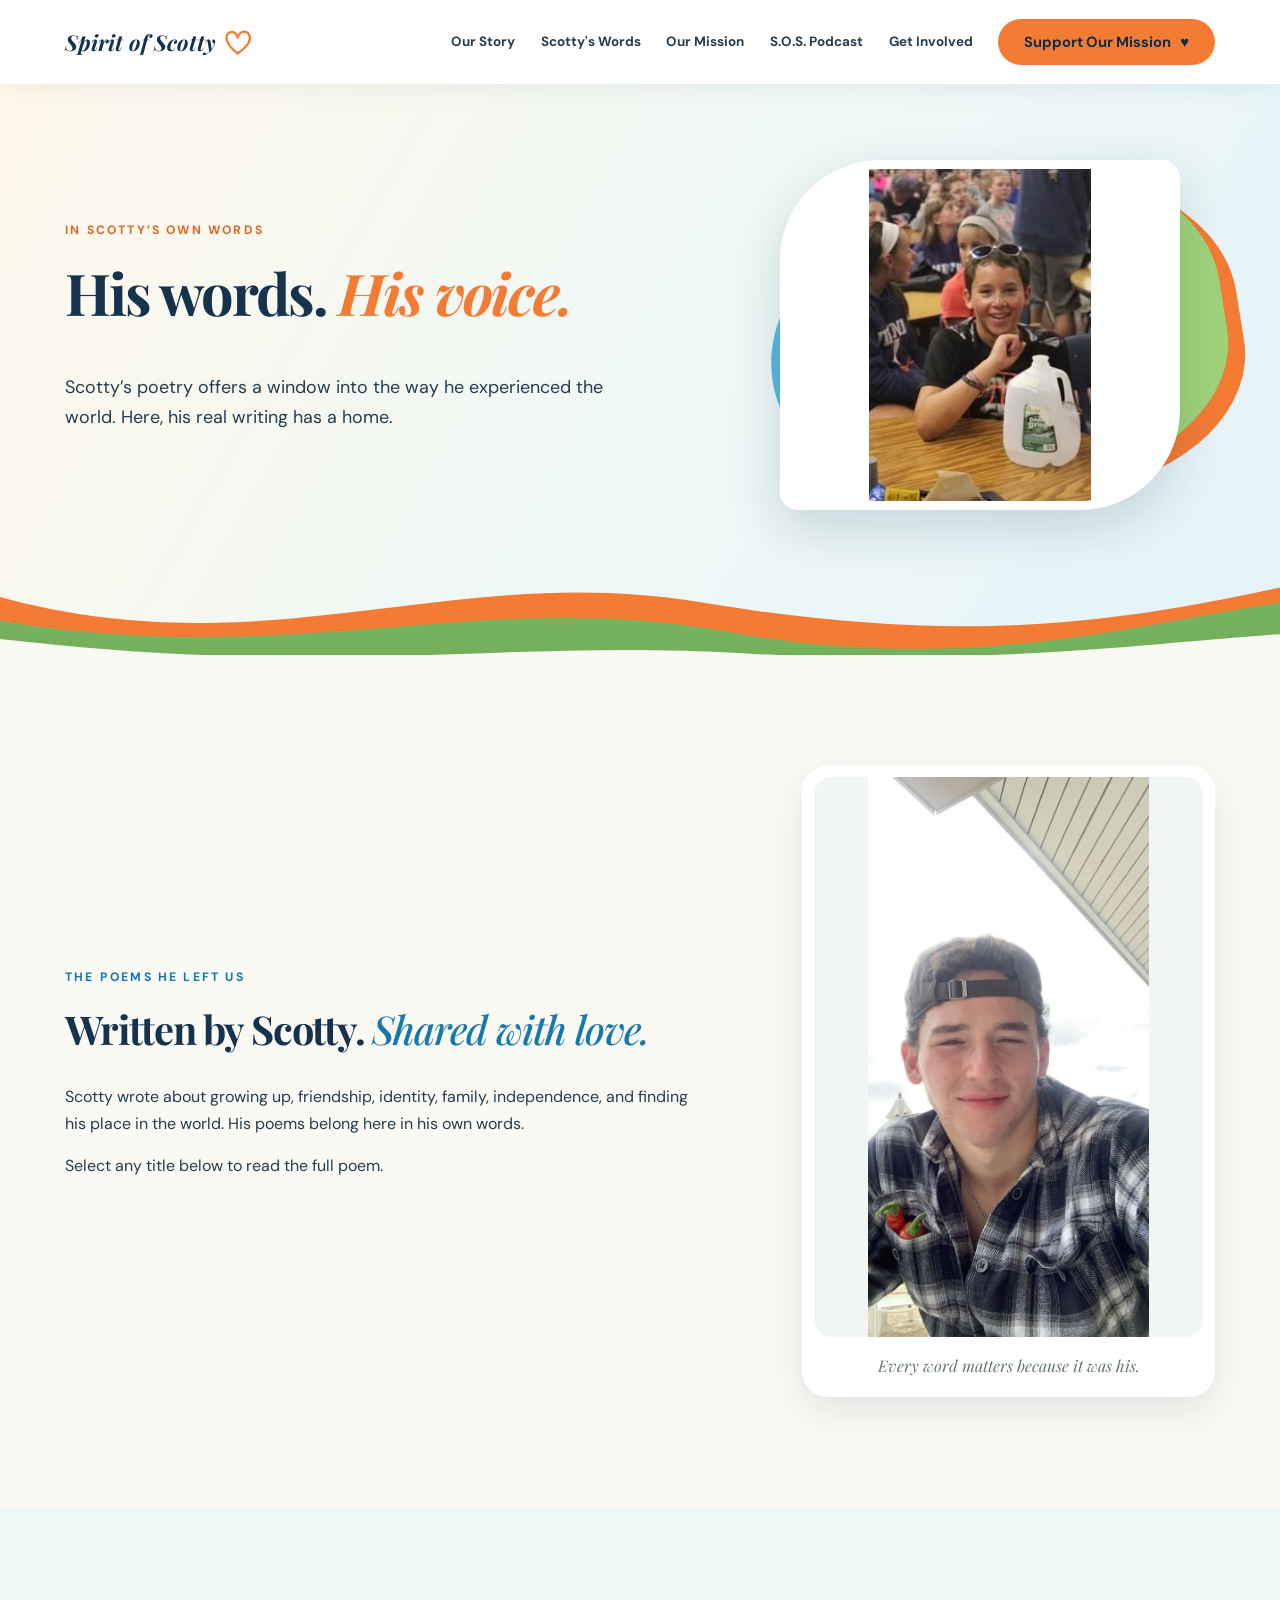
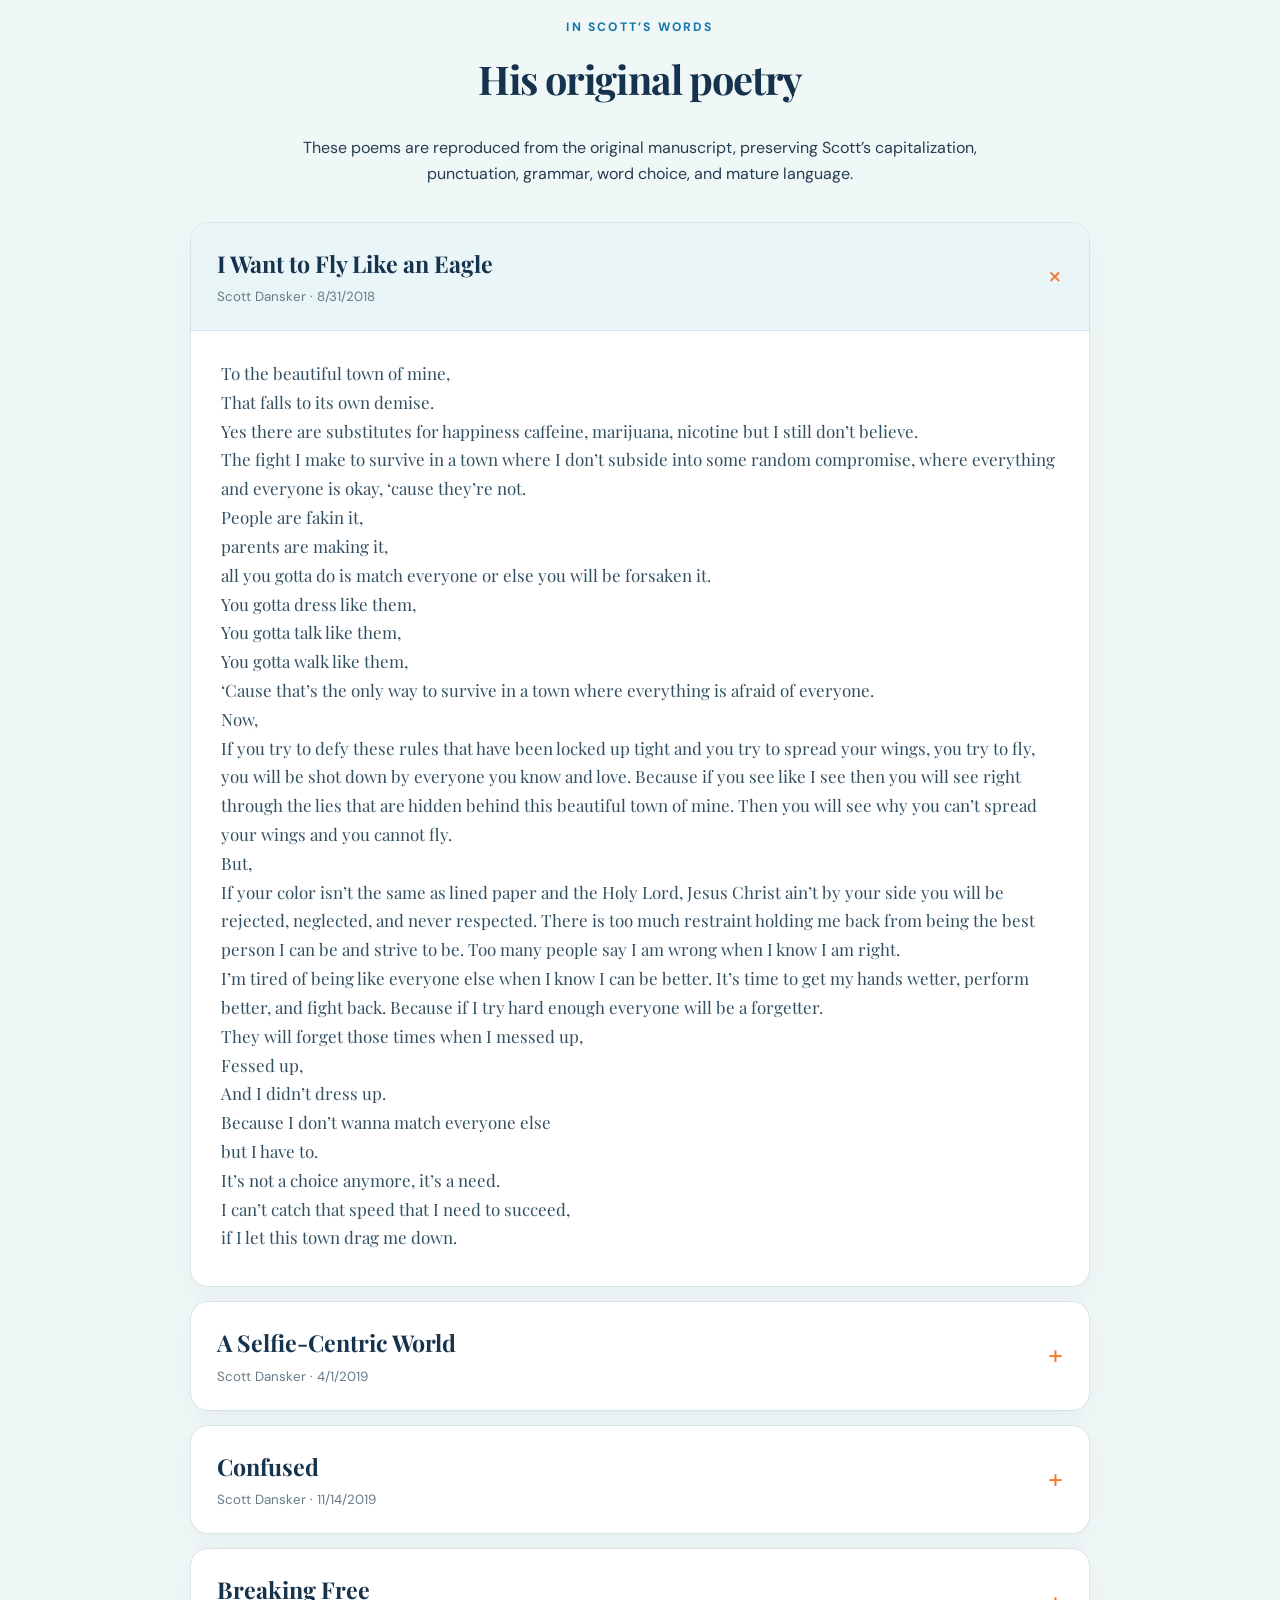
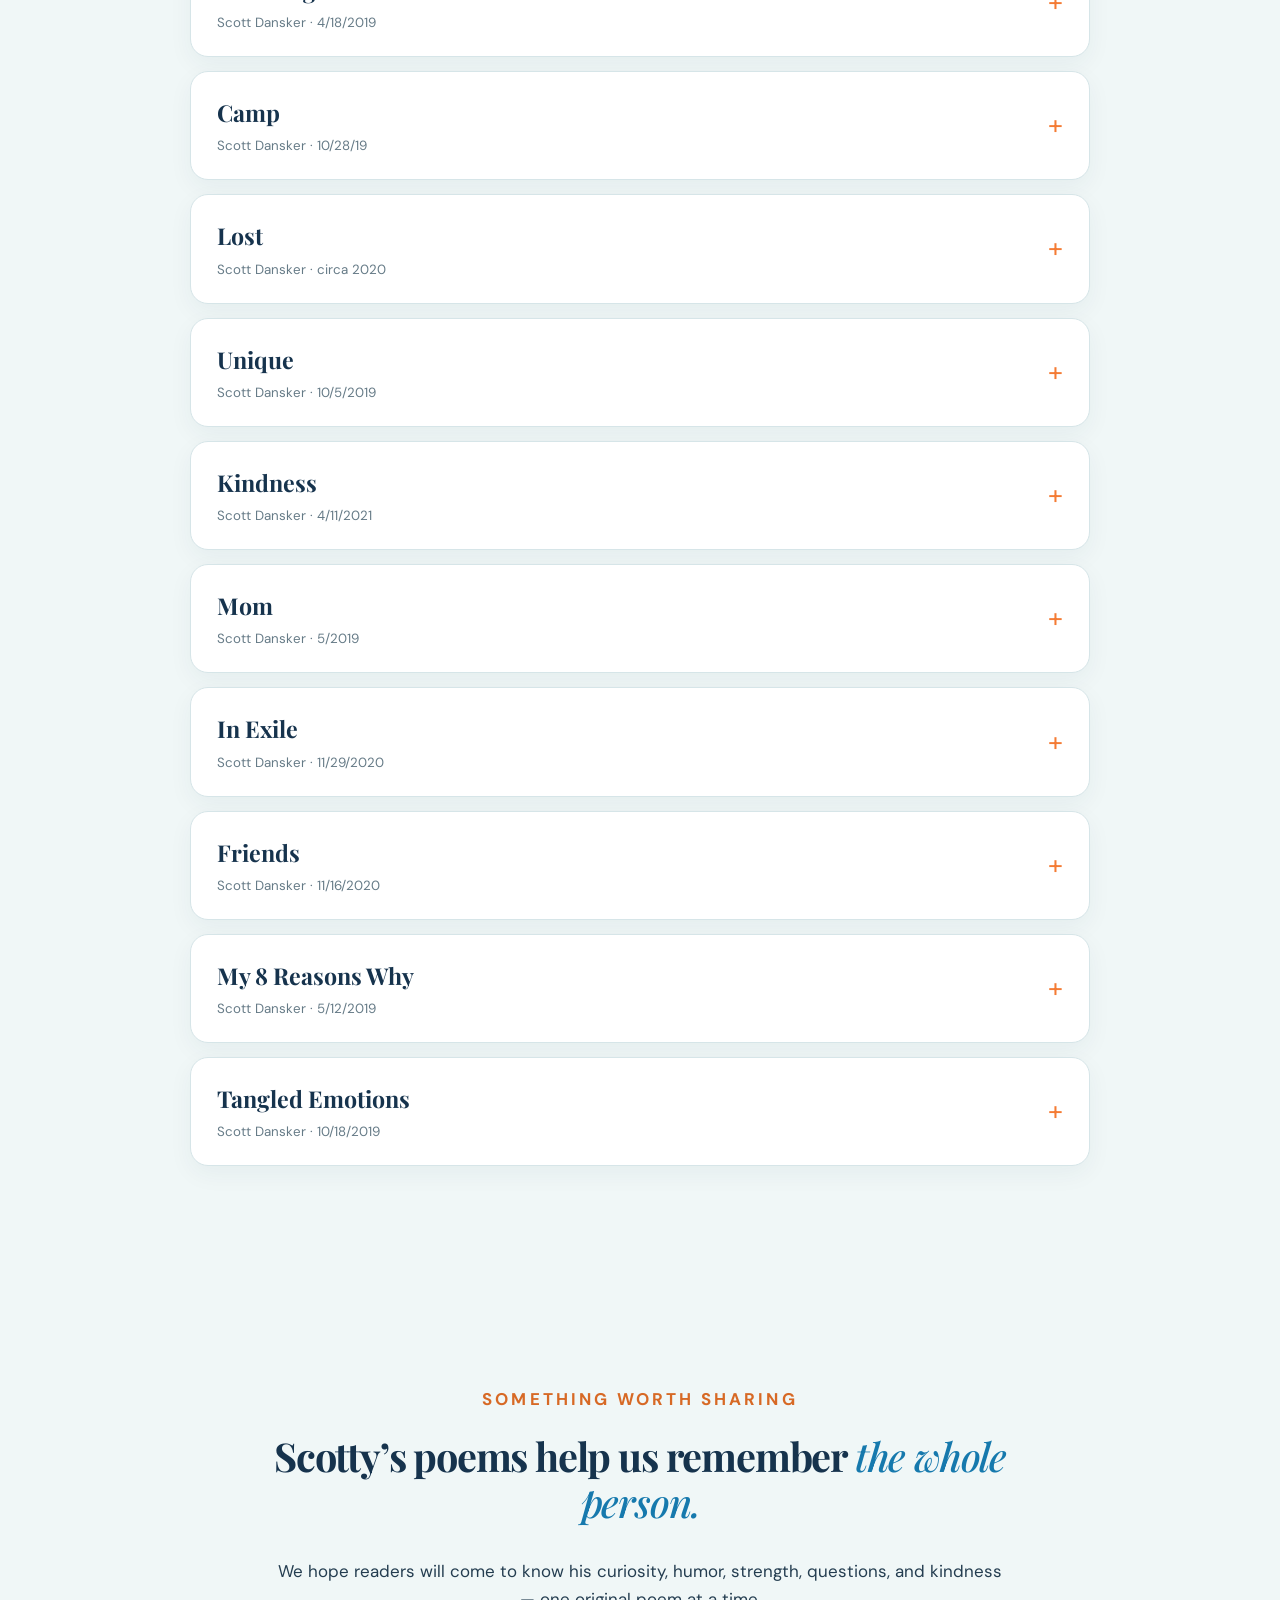
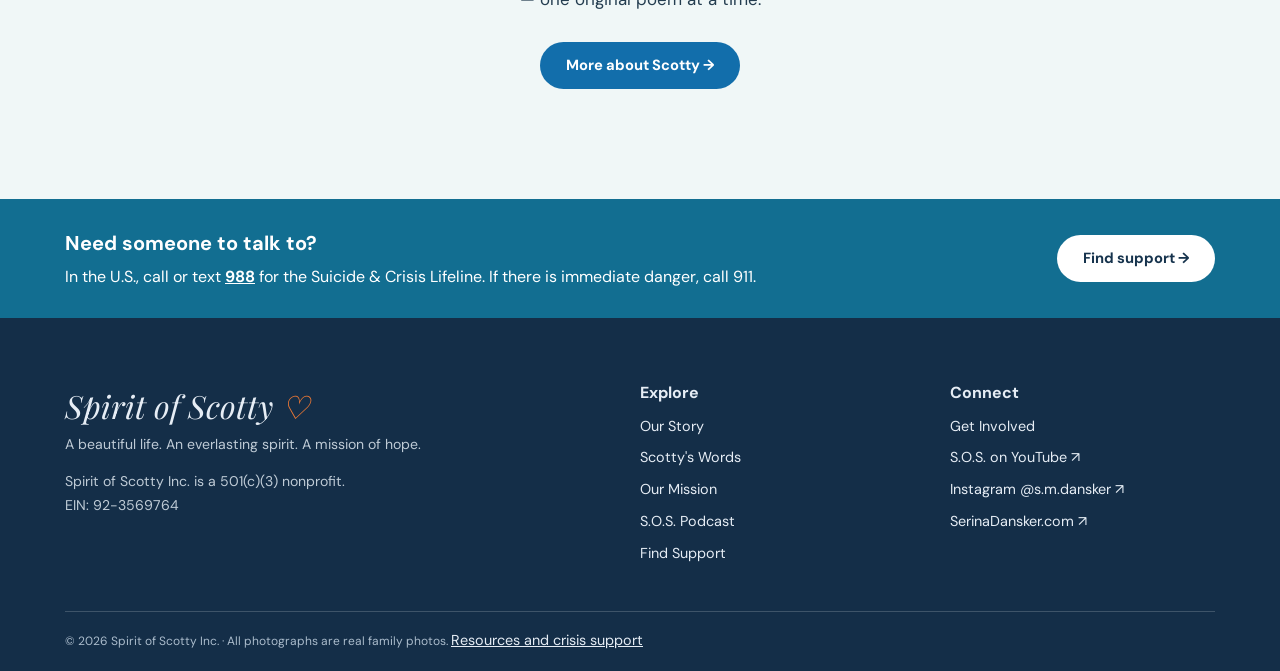
<file: words.html>
<!doctype html><html lang="en"><head><meta charset="utf-8"><meta name="viewport" content="width=device-width, initial-scale=1">
<meta name="description" content="Explore the original poetry of Scotty, whose words help tell the story behind Spirit of Scotty."><meta name="theme-color" content="#16334d">
<meta property="og:type" content="website"><meta property="og:title" content="Scotty’s Words"><meta property="og:description" content="Explore the original poetry of Scotty, whose words help tell the story behind Spirit of Scotty."><meta property="og:url" content="https://spiritofscotty.com/words.html"><meta property="og:image" content="https://spiritofscotty.com/assets/candid.webp">
<link rel="canonical" href="https://spiritofscotty.com/words.html"><link rel="icon" href="assets/heart.svg" type="image/svg+xml"><link rel="stylesheet" href="styles.css"><title>Scotty’s Words | Spirit of Scotty</title></head><body><a class="skip" href="#main">Skip to content</a><header class="site-header"><div class="wrap nav"><a class="brand" href="index.html" aria-label="Spirit of Scotty home"><span>Spirit of <em>Scotty</em></span><svg class="heart" viewBox="0 0 46 48" aria-hidden="true"><path d="M23 41C4 26 3 13 10 9c7-4 12 2 13 7 5-11 14-11 18-4 5 10-7 22-18 29Z" fill="none" stroke="currentColor" stroke-width="3.6" stroke-linecap="round" stroke-linejoin="round"/></svg></a>
<button id="menuButton" class="menu-btn" aria-label="Open navigation" aria-controls="navLinks" aria-expanded="false">☰</button>
<nav id="navLinks" class="nav-links" aria-label="Main navigation"><a href="story.html">Our Story</a><a aria-current="page" href="words.html">Scotty's Words</a><a href="mission.html">Our Mission</a><a href="podcast.html">S.O.S. Podcast</a><a href="involved.html">Get Involved</a><a class="pill orange" href="involved.html#donate">Support Our Mission <span aria-hidden="true">♥</span></a></nav>
</div></header><main id="main"><section class="inner-hero"><div class="wrap inner-grid"><div><p class="eyebrow">In Scotty’s own words</p><h1>His words. <em>His voice.</em></h1><p class="inner-lede">Scotty’s poetry offers a window into the way he experienced the world. Here, his real writing has a home.</p></div><div class="inner-hero-photo"><img src="assets/selfie.webp" alt="A candid photograph of young Scotty smiling"></div></div><svg class="inner-wave" viewBox="0 0 1440 100" preserveAspectRatio="none" aria-hidden="true"><path d="M0 38C300 115 510 0 785 43s445 28 655-15v72H0Z" fill="#f47b34"/><path d="M0 63C330 115 540 28 815 74c275 48 470-10 625-30v56H0Z" fill="#75b15c"/><path d="M0 82c390 42 560 0 835 15 260 15 475-12 605-20v23H0Z" fill="#faf9f4"/></svg></section>
<section class="section"><div class="wrap words-page-grid"><div><p class="eyebrow blue-text">The poems he left us</p><h2>Written by Scotty. <em>Shared with love.</em></h2><p>Scotty wrote about growing up, friendship, identity, family, independence, and finding his place in the world. His poems belong here in his own words.</p><p>Select any title below to read the full poem.</p></div><figure class="feature-photo"><img src="assets/candid.webp" alt="Scotty wearing a backwards cap and plaid shirt, smiling for a photograph" loading="lazy"><figcaption>Every word matters because it was his.</figcaption></figure></div></section>
<section class="section soft-section poetry-section"><div class="wrap"><div class="poetry-heading"><p class="eyebrow blue-text">In Scott’s words</p><h2>His original poetry</h2><p>These poems are reproduced from the original manuscript, preserving Scott’s capitalization, punctuation, grammar, word choice, and mature language.</p></div><div class="poetry-archive">
<details class="poem-card" id="poem-i-want-to-fly-like-an-eagle" open>
<summary><span><strong>I Want to Fly Like an Eagle</strong><small>Scott Dansker · 8/31/2018</small></span><span class="poem-toggle" aria-hidden="true">+</span></summary>
<div class="poem-body"><div class="poem-text" aria-label="Full text of I Want to Fly Like an Eagle"><span>To the beautiful town of mine,</span><span>That falls to its own demise.</span><span>Yes there are substitutes for happiness caffeine, marijuana, nicotine but I still don’t believe.</span><span>The fight I make to survive in a town where I don’t subside into some random compromise, where everything and everyone is okay, ‘cause they’re not.</span><span>People are fakin it,</span><span>parents are making it,</span><span>all you gotta do is match everyone or else you will be forsaken it.</span><span>You gotta dress like them,</span><span>You gotta talk like them,</span><span>You gotta walk like them,</span><span>‘Cause that’s the only way to survive in a town where everything is afraid of everyone.</span><span>Now,</span><span>If you try to defy these rules that have been locked up tight and you try to spread your wings, you try to fly, you will be shot down by everyone you know and love. Because if you see like I see then you will see right through the lies that are hidden behind this beautiful town of mine. Then you will see why you can’t spread your wings and you cannot fly.</span><span>But,</span><span>If your color isn’t the same as lined paper and the Holy Lord, Jesus Christ ain’t by your side you will be rejected, neglected, and never respected. There is too much restraint holding me back from being the best person I can be and strive to be. Too many people say I am wrong when I know I am right.</span><span>I’m tired of being like everyone else when I know I can be better. It’s time to get my hands wetter, perform better, and fight back. Because if I try hard enough everyone will be a forgetter.</span><span>They will forget those times when I messed up,</span><span>Fessed up,</span><span>And I didn’t dress up.</span><span>Because I don’t wanna match everyone else</span><span>but I have to.</span><span>It’s not a choice anymore, it’s a need.</span><span>I can’t catch that speed that I need to succeed,</span><span>if I let this town drag me down.</span></div></div>
</details>
<details class="poem-card" id="poem-a-selfie-centric-world">
<summary><span><strong>A Selfie-Centric World</strong><small>Scott Dansker · 4/1/2019</small></span><span class="poem-toggle" aria-hidden="true">+</span></summary>
<div class="poem-body"><div class="poem-text" aria-label="Full text of A Selfie-Centric World"><span>How 'bout people stop being so jealous and open their eyes,</span><span>To a whole new side, that ain’t part of their narcissistic lives.</span><span>Just trying to say that the misconception of people's lives is driving them to an insolvable derive,</span><span>That stems from the human race's drive to work without compromise.</span><span>I can’t speak for everyone, but I can speak for myself. Every good thing I do is a plea to be appreciated by society’s over the top needs to make everyone compete about giving a hand to the lower class, so the rich doesn’t fall into defeat of uncomprehending possibilities.</span><span>Most of this doesn't make sense,</span><span>and everyone reading this is in dispense</span><span>about their lives being so accurately recorded by</span><span>some boy rhyming his heart away on an indecisive pray that maybe the world will one day understand the ray</span><span>of lies that contain even the brightest minds.</span><span>How come I don’t hear about a new Washington, Franklin or Plato anything guys?</span><span>The world is dying and people know it. The last spark of hope was Donatello’s paintings of the Divine.</span><span>My history ain’t great, but I hope people understand that there is no one like the historic’s because the human kind can’t stop flashing selfies and take the time to look around and see what can be modernized.</span></div></div>
</details>
<details class="poem-card" id="poem-confused">
<summary><span><strong>Confused</strong><small>Scott Dansker · 11/14/2019</small></span><span class="poem-toggle" aria-hidden="true">+</span></summary>
<div class="poem-body"><div class="poem-text" aria-label="Full text of Confused"><span>I don’t know what to do</span><span>My emotions are construed</span><span>I can’t tell if people want to be around me</span><span>Or just want me to buy them food.</span><span>I know I’m fun</span><span>And I think I’m great</span><span>But over time am I too much to take?</span><span>People have drifted from me and act like I don’t see it</span><span>But I do.</span><span>So why can’t they just be rude</span><span>Speak their mind</span><span>Instead of playing with mine?</span><span>I’m tired of trying to figure things out</span><span>When really all the gossip means nothing</span><span>I love people and I wanna be so nice</span><span>But some people hand me the knife.</span><span>Why everybody gotta be so confusing</span><span>Especially those who be using?</span><span>I just want u to know</span><span>By constantly refusing</span><span>Changing your mind like it goes with the tide</span><span>By not communicating with words but attempting to let ur actions be the guide,</span><span>That’s what makes my brain fried!</span><span>I’m tired of trying when people just be flat out lyin’</span><span>to my face</span><span>Making me feel like a disgrace</span><span>Just stop being so fake!</span><span>Take control of your life</span><span>Know what you want</span><span>But don’t take too long</span><span>Cause the train waits for nobody</span><span>Not even someone in your mental state.</span></div></div>
</details>
<details class="poem-card" id="poem-breaking-free">
<summary><span><strong>Breaking Free</strong><small>Scott Dansker · 4/18/2019</small></span><span class="poem-toggle" aria-hidden="true">+</span></summary>
<div class="poem-body"><div class="poem-text" aria-label="Full text of Breaking Free"><span>My life be a spiral of up and down messages,</span><span>one minute I’m hot,</span><span>and the next I’m not.</span><span>Why do people have to wear a label on there head saying</span><span>I’m cute or I’m a thot?</span><span>Those messages on our heads confine us to a state of mind that can’t be changed till you go outside the social construct of life that locks up the full size of our beautiful lives.</span><span>People say to be cute or “fly”</span><span>but why try to be something that is a lie?</span><span>Why can’t the word perfect be redefined</span><span>into terms that makes sense to everyone,</span><span>like amazing, beautiful, and smart,</span><span>but on the inside not out?</span><span>I personally believe that if us people came together and started to retalitize our ever changing lives,</span><span>we could destroy the walls that confine us in our own demise.</span><span>We would find that being our one self</span><span>is better than looking top shelf.</span><span>We can be the new era where happiness is the goal,</span><span>not money or fame,</span><span>because as a wise man once said,</span><span>Those with the happiest lives have the best lives.</span><span>So why can't everyone just live their best lives, and dive head first into a world full of surprise?</span></div></div>
</details>
<details class="poem-card" id="poem-camp">
<summary><span><strong>Camp</strong><small>Scott Dansker · 10/28/19</small></span><span class="poem-toggle" aria-hidden="true">+</span></summary>
<div class="poem-body"><div class="poem-text" aria-label="Full text of Camp"><span>As I look around myself I feel so compelled to smile and hug.</span><span>The vibrations and energy coming off others</span><span>causing a chain reaction that factions the result of happiness.</span><span>Happiness is different for everyone and anyone.</span><span>But all people conjugate you the source of power that people associate.</span><span>Love, kindness, smiles, and hugs,</span><span>Even though there are so many bugs.</span><span>Camp is a place where anyone can be anything, but most are true to themselves.</span><span>Camp is a place where people’s true colors are shown, Where people accept others for who they are. Not who they know.</span><span>Camp is a place to learn from others, And not just stick to yourself.</span><span>The concept of acceptance is easy to grasp, But not to execute - Most people just reboot.</span><span>Go back to the lines that society draws for them.</span><span>Most people can’t comprehend how a few nice words could mend a broken soul.</span><span>That almost feel of the deep-end.</span><span>Camp people know this -And now you do.</span><span>Spread the word To stop the impending doom</span><span>that so many souls see so soon.</span></div></div>
</details>
<details class="poem-card" id="poem-lost">
<summary><span><strong>Lost</strong><small>Scott Dansker · circa 2020</small></span><span class="poem-toggle" aria-hidden="true">+</span></summary>
<div class="poem-body"><div class="poem-text" aria-label="Full text of Lost"><span>My mind is dead,</span><span>my body feels like lead.</span><span>I have lost control in my soul.</span><span>The energy I radiate feels like a black hole.</span><span>My body is a landscape,</span><span>but my mind feels like its lost in space</span><span>the gap inside me feels like a mace.</span><span>Although all this time I have to put on a pretty face,</span><span>this feels like a never ending chase</span><span>that I can never escape leading me into death’s warm embrace.</span><span>It is almost a disgrace</span><span>to discard a life that was given such grace,</span><span>I complain about my life like a court case.</span><span>I was given so much right out of the gate,</span><span>so then why does my mind argue I should be in a distressed state.</span></div></div>
</details>
<details class="poem-card" id="poem-unique">
<summary><span><strong>Unique</strong><small>Scott Dansker · 10/5/2019</small></span><span class="poem-toggle" aria-hidden="true">+</span></summary>
<div class="poem-body"><div class="poem-text" aria-label="Full text of Unique"><span>Everybody is different,</span><span>No one is the same</span><span>Then why do I treat people blain?</span><span>I don’t take the time to listen to them complain</span><span>I just pretend I understand there pain</span><span>I don’t talk I just take charge, Assume</span><span>No place for them to walk</span><span>I thought I treated everyone differently</span><span>Especially those who I loved</span><span>But I rise no one above</span><span>I keep those I know behind a gate</span><span>The gate I can’t escape</span><span>The gate I can’t shake</span><span>The gate That can’t let me be my own shape</span><span>I asked myself when was the last time you were true</span><span>And didn’t move so fast</span><span>I tell myself to slow down</span><span>Keep your head down</span><span>I cover myself in confidence so others won’t see the true me</span><span>I showered myself in all these pickup lines and lies</span><span>I don’t even know if the real me is still alive</span></div></div>
</details>
<details class="poem-card" id="poem-kindness">
<summary><span><strong>Kindness</strong><small>Scott Dansker · 4/11/2021</small></span><span class="poem-toggle" aria-hidden="true">+</span></summary>
<div class="poem-body"><div class="poem-text" aria-label="Full text of Kindness"><span>Things i associate with the word kindness</span><span>are also things that make peoples lives</span><span>enlightened.</span><span>When i commit an act of kindness i can’t</span><span>stop but feel excitement.</span><span>The way someone’s smile will widen</span><span>and there face will glow like lightning,</span><span>makes these acts of appreciation really</span><span>worth trying.</span><span>It’s almost like looking over the horizon</span><span>and it creates a sensation of people being</span><span>united.</span></div></div>
</details>
<details class="poem-card" id="poem-mom">
<summary><span><strong>Mom</strong><small>Scott Dansker · 5/2019</small></span><span class="poem-toggle" aria-hidden="true">+</span></summary>
<div class="poem-body"><div class="poem-text" aria-label="Full text of Mom"><span>Most people if not all love their</span><span>Mothers,</span><span>Fathers,</span><span>Sisters and Brothers.</span><span>But a mother is the one who holds everyone so tight, Stops all the fights, and cooks dinner every night.</span><span>Now look nobody is perfect, and everybody deserves love and appreciation.</span><span>No abbreviations.</span><span>Love is something not every possesses,</span><span>most people repress it,</span><span>Some can’t even express it.</span><span>But I can say for sure</span><span>my mom gives more love than anyone perceives,</span><span>She does so much for everyone you wouldn’t even believe!</span><span>People mostly look past her, but even the dog knows she’s the master</span><span>{Mom},</span><span>I want you to know I will always turn your seat heater on ‘cause I’m that much of a bastard</span></div></div>
</details>
<details class="poem-card" id="poem-in-exile">
<summary><span><strong>In Exile</strong><small>Scott Dansker · 11/29/2020</small></span><span class="poem-toggle" aria-hidden="true">+</span></summary>
<div class="poem-body"><div class="poem-text" aria-label="Full text of In Exile"><span>I haven’t written something for a while</span><span>but I have been treating my life in exile</span><span>I disregard my deepest desires</span><span>to achieve this role that has already expired</span><span>I crave for attention,</span><span>is what i tell myself to conclude my actions for these acts</span><span>But honestly that reasoning is pretty wack</span><span>i love myself</span><span>and i know my own attention is all i need</span><span>that is true</span><span>it is the care for others that i lack</span><span>and that leaves my head askew</span><span>death is a concept so hard to conceptualize</span><span>but i don’t know why we make it so monetized</span><span>funerals are for those to let go of the past</span><span>but we are living in the future so why go back and make those memories last</span><span>people come and go and don’t get me wrong i care about others</span><span>but it is the selfish nature of all human beings that makes me wonder</span><span>if it all goes into the gutter</span><span>i don’t see the point why i would open up to others</span><span>just for them to tell there mothers of my primal nature just creating</span><span>bad behavior and non confirming anger</span><span>that brings me to quaver and return back to my chamber</span></div></div>
</details>
<details class="poem-card" id="poem-friends">
<summary><span><strong>Friends</strong><small>Scott Dansker · 11/16/2020</small></span><span class="poem-toggle" aria-hidden="true">+</span></summary>
<div class="poem-body"><div class="poem-text" aria-label="Full text of Friends"><span>Friends.</span><span>Such a simple concept</span><span>yet they come and go like trends</span><span>I don’t wanna make amends</span><span>but some of these “friends”</span><span>intends are not always content</span><span>real friends are those who don’t only see you</span><span>through one lens</span><span>People talk to me say hi all the time</span><span>sometimes the’ll even gawk at me</span><span>I don’t understand why fake friends exist</span><span>because everyone talks about those people</span><span>the same way they do a cyst</span><span>why do they feel the need to coexist with me?</span><span>It just gets me pissed</span><span>now i am going to persist</span><span>that someone explain to me why people insist</span><span>on being a fist that hurls its way through me</span><span>and eventually gets on my blacklist.</span></div></div>
</details>
<details class="poem-card" id="poem-my-8-reasons-why">
<summary><span><strong>My 8 Reasons Why</strong><small>Scott Dansker · 5/12/2019</small></span><span class="poem-toggle" aria-hidden="true">+</span></summary>
<div class="poem-body"><div class="poem-text" aria-label="Full text of My 8 Reasons Why"><span>(This poem is dedicated to my mom who is the best mom in the world) - Scott Dansker</span><span>You are my world,</span><span>You are my life</span><span>You are my reason why</span><span>You are my love,</span><span>You are my pride,</span><span>You are the reason why</span><span>You are my thoughts,</span><span>You are my lies,</span><span>You are the reason why</span><span>You are my queen,</span><span>You are my lives,</span><span>You are the reason why,</span><span>You are my reasons why and nothing will change my 8 reasons why.</span></div></div>
</details>
<details class="poem-card" id="poem-tangled-emotions">
<summary><span><strong>Tangled Emotions</strong><small>Scott Dansker · 10/18/2019</small></span><span class="poem-toggle" aria-hidden="true">+</span></summary>
<div class="poem-body"><div class="poem-text" aria-label="Full text of Tangled Emotions"><span>My brain feels condensed</span><span>My feelings are compressed</span><span>My body is dense</span><span>The energy that once surged through me</span><span>Refined me</span><span>Made me</span><span>me</span><span>Left</span><span>Even though i know what I did was right</span><span>Why it feelin’ so wrong</span><span>I feel like a fucking fraud</span><span>She made me feel safe and warm</span><span>I never wanted anyone more</span><span>When I had her in my arms</span><span>I felt the highest I’ve ever been</span><span>The proudest I’ve ever been</span><span>It felt as if I was flying</span><span>Never cryin’</span><span>She took away my deepest demons</span><span>Replaced them with her love and affection</span><span>But she just be giving others the same attention</span><span>Now I ain’t saying that's wrong she’s so great I couldn’t even imagine keeping her all to myself</span><span>But she told me she wanted me</span><span>just me</span><span>And she had me</span><span>I thought I had her</span><span>But obviously we didn’t have the same vision I see.</span><span>She whipped my heart with a belt</span><span>She couldn’t control how she felt</span><span>Just like how ice cream melts</span><span>She taught me so much about myself</span><span>I couldn’t be more glad she felt how she felt</span><span>I will never be more happy I met her</span><span>And won’t forget her</span></div></div>
</details>
</div></div></section>
<section class="section soft-section"><div class="wrap centered-story"><p class="eyebrow">Something worth sharing</p><h2>Scotty’s poems help us remember <em>the whole person.</em></h2><p>We hope readers will come to know his curiosity, humor, strength, questions, and kindness — one original poem at a time.</p><a class="pill blue" href="story.html">More about Scotty →</a></div></section></main><section class="support-banner" aria-label="Crisis support"><div class="wrap support-inner"><div><strong>Need someone to talk to?</strong><p>In the U.S., call or text <a href="tel:988">988</a> for the Suicide &amp; Crisis Lifeline. If there is immediate danger, call 911.</p></div><a class="pill white" href="resources.html">Find support →</a></div></section>
<footer><div class="wrap footer-grid"><div><div class="footer-brand">Spirit of Scotty <span>♡</span></div><p>A beautiful life. An everlasting spirit. A mission of hope.</p><p>Spirit of Scotty Inc. is a 501(c)(3) nonprofit.<br>EIN: 92-3569764</p></div><div><strong>Explore</strong><a href="story.html">Our Story</a><a href="words.html">Scotty's Words</a><a href="mission.html">Our Mission</a><a href="podcast.html">S.O.S. Podcast</a><a href="resources.html">Find Support</a></div><div><strong>Connect</strong><a href="involved.html">Get Involved</a><a href="https://www.youtube.com/@sosstoriesofsurvivors" target="_blank" rel="noopener noreferrer">S.O.S. on YouTube ↗</a><a href="https://www.instagram.com/s.m.dansker/" target="_top" rel="noopener noreferrer">Instagram @s.m.dansker ↗</a><a href="https://www.serinadansker.com" target="_blank" rel="noopener noreferrer">SerinaDansker.com ↗</a></div></div><div class="wrap footnote">© <span id="year"></span> Spirit of Scotty Inc. · All photographs are real family photos. <a href="resources.html">Resources and crisis support</a></div></footer>
<script src="script.js" defer></script></body></html>
</file>
<file: styles.css>
@import url('https://fonts.googleapis.com/css2?family=DM+Sans:wght@400;500;600;700&family=Playfair+Display:ital,wght@0,500;0,600;0,700;1,500;1,600&display=swap');
:root{--navy:#16334d;--blue:#1679ad;--orange:#f47b34;--green:#70a853;--cream:#faf9f4;--ink:#243d50}*{box-sizing:border-box}html{scroll-behavior:smooth}body{margin:0;background:var(--cream);font-family:'DM Sans',Arial,sans-serif;color:var(--ink);font-size:16px;line-height:1.65}img{display:block;max-width:100%}a{color:inherit}h1,h2,h3,p{margin-top:0}h1,h2,h3{color:var(--navy)}h1,h2{font-family:'Playfair Display',Georgia,serif;line-height:1.15}h1{font-size:clamp(2.6rem,4.5vw,5rem);letter-spacing:-.035em}h2{font-size:clamp(2.1rem,3.1vw,3.7rem);letter-spacing:-.03em}h2 em{color:var(--blue);font-weight:500}h3{font-size:1.35rem;line-height:1.25}.wrap{width:min(1150px,calc(100% - 48px));margin:auto}.skip{position:absolute;left:-999px}.skip:focus{left:12px;top:12px;background:white;padding:10px;z-index:99}.site-header{position:sticky;top:0;z-index:20;background:rgba(255,255,255,.96);backdrop-filter:blur(14px);box-shadow:0 3px 24px #16334d12}.nav{min-height:84px;display:flex;justify-content:space-between;align-items:center;gap:26px}.brand{text-decoration:none;display:flex;align-items:center;gap:7px;color:var(--navy);white-space:nowrap;font-family:'Playfair Display',serif;font-style:italic;font-size:clamp(1.1rem,1.7vw,1.65rem);font-weight:700}.brand em{font-weight:700}.heart{width:31px;height:31px;color:var(--orange)}.nav-links{display:flex;align-items:center;gap:clamp(12px,2vw,28px)}.nav-links a:not(.pill){font-size:.84rem;text-decoration:none;font-weight:700;white-space:nowrap}.nav-links a:hover,.text-link:hover{color:var(--orange)}.pill{display:inline-flex;align-items:center;justify-content:center;gap:9px;white-space:nowrap;text-decoration:none;font-weight:700;font-size:.92rem;border-radius:50px;padding:12px 24px;transition:transform .2s,box-shadow .2s;border:2px solid transparent;line-height:1.25}.pill:hover{transform:translateY(-2px);box-shadow:0 8px 22px #0002}.orange{background:var(--orange);color:#fff}.blue{background:#126eab;color:#fff}.outline{border-color:var(--blue);color:var(--navy);background:#fff9}.white{background:white;color:var(--navy)}.menu-btn{display:none;border:0;background:none;color:var(--navy);font-size:1.9rem}.hero{position:relative;overflow:hidden;background:linear-gradient(110deg,#fff9ec 7%,#f5f8f6 48%,#dff2fa 100%)}.hero-glow{position:absolute;inset:0;background:radial-gradient(circle at 12% 20%,#ffdeaa92,transparent 40%),radial-gradient(circle at 90% 70%,#96d6f566,transparent 55%);pointer-events:none}.hero-layout{position:relative;display:grid;grid-template-columns:1.1fr .9fr;align-items:center;gap:45px;padding:76px 0 105px}.hero-copy{z-index:2}.eyebrow{text-transform:uppercase;letter-spacing:.18em;color:#d76925;font-weight:700;font-size:.76rem;margin-bottom:19px}.green-text{color:#5a973c}.blue-text{color:#1375ac}.hero h1 i{font-style:italic;color:var(--orange)}.hero-copy>p:not(.eyebrow){max-width:550px;font-size:1.1rem}.button-row{display:flex;gap:12px;flex-wrap:wrap;margin-top:28px}.hero-visual{position:relative;display:flex;align-items:center;justify-content:center;min-height:550px}.portrait-halo{position:absolute;width:105%;height:88%;border:23px solid var(--green);border-radius:48% 52% 43% 55%;transform:rotate(10deg);top:5%;right:-8%;box-shadow:29px 17px 0 3px var(--orange),-22px 12px 0 2px #3aa4d8}.portrait-frame{position:relative;width:min(415px,90%);height:540px;overflow:hidden;border:12px solid white;border-radius:49% 49% 20px 20px;box-shadow:0 22px 55px #16334d3d}.portrait-frame img{width:100%;height:100%;object-fit:cover;object-position:center 22%}.hero-handwritten{position:absolute;right:-14px;bottom:-22px;transform:rotate(-4deg);background:#fff7ec;color:#35566a;padding:12px 16px;font-family:'Playfair Display',serif;font-style:italic;box-shadow:0 6px 24px #0002;font-size:1.05rem}.wave{display:block;width:100%;height:125px;position:absolute;bottom:-2px;left:0}.section{padding:110px 0}.story{padding-top:90px}.story-grid{display:grid;grid-template-columns:.85fr 1fr;gap:10%;align-items:center}.photo-pair{position:relative;max-width:440px}.polaroid{background:white;padding:12px 12px 18px;box-shadow:0 20px 55px #16334d25;transform:rotate(-5deg);margin:0}.polaroid img{width:100%;height:430px;object-fit:cover;object-position:center 32%}.polaroid figcaption{text-align:center;font-family:'Playfair Display',serif;font-style:italic;color:#526b6d;margin-top:14px}.sunburst{position:absolute;right:-25px;top:-45px;font-size:6rem;color:var(--orange)}.section-copy p{max-width:610px}.text-link{display:inline-block;margin-top:12px;text-decoration:none;border-bottom:2px solid var(--orange);font-weight:700;color:var(--navy)}.life-section{background:#fff}.section-heading{text-align:center;max-width:720px;margin:0 auto 38px}.section-heading .eyebrow{margin-bottom:12px}.section-heading p:last-child{font-size:1.06rem}.life-grid{display:grid;grid-template-columns:repeat(4,minmax(0,1fr));gap:18px}.photo-card{margin:0;overflow:hidden;border-radius:22px;background:#fff;box-shadow:0 10px 30px #16334d14;transition:transform .2s}.photo-card:hover{transform:translateY(-4px)}.photo-card img{width:100%;height:280px;object-fit:cover;object-position:center 22%}.photo-card:nth-child(4) img{object-position:center}.photo-card figcaption{padding:15px 17px 20px;line-height:1.35}.photo-card figcaption b,.photo-card figcaption span{display:block}.photo-card figcaption b{font-family:'Playfair Display',serif;font-size:1.3rem;color:var(--navy)}.photo-card figcaption span{font-size:.86rem;color:#6d7d86;margin-top:4px}.words-section{position:relative;background:#e5f3f9;padding:105px 0 95px}.words-wave{top:-1px;bottom:auto;transform:rotate(180deg)}.words-grid{display:grid;grid-template-columns:1.15fr .75fr;gap:10%;align-items:center}.words-photo{margin:0;overflow:hidden;border:10px solid white;border-radius:160px 160px 16px 16px;box-shadow:0 15px 38px #16334d26;max-height:470px}.words-photo img{width:100%;height:450px;object-fit:cover;object-position:center 20%}.poems{display:flex;flex-wrap:wrap;gap:10px;margin:20px 0}.poems span{background:white;color:#126eab;border-radius:30px;padding:7px 14px;font-family:'Playfair Display',serif;font-style:italic}.small-note{font-size:.83rem;color:#5c7280}.mission{background:white}.mission-grid,.involved-grid{display:grid;grid-template-columns:repeat(3,1fr);gap:20px}.mission-card{padding:32px 28px 26px;border-radius:28px;text-align:center}.peach{background:#fff0e7}.sage{background:#edf5e5}.sky{background:#e8f5fe}.mission-icon{font-size:3rem;line-height:1;color:var(--orange);margin-bottom:18px}.sage .mission-icon{color:var(--green)}.sky .mission-icon{color:var(--blue)}.mission-card p{margin-bottom:0;font-size:.94rem}.podcast{background:linear-gradient(145deg,#f7faee,#eff8fc)}.podcast-grid{display:grid;grid-template-columns:.98fr 1fr;gap:10%;align-items:center}.podcast-images{position:relative;padding:0 30px 32px 0}.podcast-main{width:100%;height:375px;object-fit:cover;border-radius:120px 18px 120px 18px}.podcast-detail{position:absolute;right:0;bottom:0;width:125px;height:145px;object-fit:cover;border:7px solid white;border-radius:18px;transform:rotate(8deg);box-shadow:0 9px 24px #0002}.sos-mark{font-family:Georgia,serif;font-size:3.5rem;letter-spacing:-.12em;color:#193f63}.sos-mark span{color:var(--orange);font-size:3rem;margin:0 .13em}.podcast .pill{margin-top:14px}.involved{background:#fff}.involved-grid article{border:1px solid #dde6e8;border-radius:23px;padding:28px;background:#fcfcfa}.involved-grid article:nth-child(1){border-top:6px solid var(--orange)}.involved-grid article:nth-child(2){border-top:6px solid var(--green)}.involved-grid article:nth-child(3){border-top:6px solid var(--blue)}.action-icon{font-size:2.4rem;color:var(--orange)}.involved-grid article:nth-child(2) .action-icon{color:var(--green)}.involved-grid article:nth-child(3) .action-icon{color:var(--blue)}.coming{font-size:.79rem;color:#6a7980;font-weight:700}.support-banner{background:#126e91;color:white;padding:28px 0}.support-inner{display:flex;justify-content:space-between;gap:30px;align-items:center}.support-banner strong{font-size:1.25rem}.support-banner p{margin:4px 0 0}.support-banner a:not(.pill){font-weight:700}footer{background:#142e48;color:#e6edf5;padding:62px 0 18px}.footer-grid{display:grid;grid-template-columns:2fr 1fr 1fr;gap:45px}.footer-brand{font-family:'Playfair Display',serif;font-style:italic;font-size:2rem}.footer-brand span{color:var(--orange)}footer p{font-size:.88rem;color:#bfcbd6}footer strong,footer a{display:block}footer a{font-size:.9rem;text-decoration:none;margin-top:8px}footer a:hover{text-decoration:underline}.footnote{border-top:1px solid #ffffff2e;margin-top:46px;padding-top:17px;font-size:.75rem;color:#abbccc}section[id]{scroll-margin-top:80px}@media(max-width:1000px){.nav-links{gap:14px}.nav-links a:not(.pill){font-size:.72rem}.brand{font-size:1.2rem}.nav-links .pill{padding:10px 13px;font-size:.78rem}.hero-layout{gap:20px}.hero-visual{min-height:440px}.portrait-frame{height:425px}.portrait-halo{border-width:16px}}@media(max-width:760px){.wrap{width:min(100% - 34px,570px)}.nav{min-height:70px}.menu-btn{display:block}.nav-links{display:none;position:absolute;left:0;right:0;top:70px;background:white;box-shadow:0 12px 22px #0002;padding:20px 25px;flex-direction:column;align-items:stretch;gap:16px}.nav-links.open{display:flex}.nav-links a:not(.pill){font-size:1rem}.hero-layout{grid-template-columns:1fr;padding:62px 0 115px;gap:40px}.hero-copy>p:not(.eyebrow){font-size:1rem}.hero-visual{min-height:auto;padding:10px 0 25px}.portrait-frame{width:75%;height:440px}.portrait-halo{width:77%;height:83%;right:8%;top:10%}.hero-handwritten{right:0;bottom:5px;font-size:.9rem}.section{padding:75px 0}.story-grid,.words-grid,.podcast-grid{grid-template-columns:1fr;gap:42px}.story-grid .photo-pair{max-width:440px;margin:0 auto}.polaroid img{height:380px}.life-grid{grid-template-columns:repeat(2,minmax(0,1fr));gap:13px}.photo-card img{height:230px}.mission-grid,.involved-grid{grid-template-columns:1fr}.mission-card{padding:26px}.words-photo{max-width:440px;margin:auto}.podcast-images{max-width:500px}.support-inner{flex-direction:column;align-items:flex-start}.footer-grid{grid-template-columns:1fr 1fr;gap:35px}.footer-grid>div:first-child{grid-column:1/-1}}@media(max-width:410px){h1{font-size:2.45rem}.portrait-frame{height:340px}.hero-handwritten{font-size:.76rem}.life-grid{grid-template-columns:1fr 1fr}.photo-card img{height:185px}.photo-card figcaption{padding:10px}.photo-card figcaption b{font-size:1.1rem}.photo-card figcaption span{font-size:.72rem}}

/* Photo preservation update: show whole original images for family/friends. */
.podcast-detail {
  object-fit: contain;
  object-position: center;
  background: white;
  width: 190px;
  height: auto;
  max-width: 48%;
}
.photo-card:nth-child(4) img {
  object-fit: contain;
  object-position: center center;
  background: #eef6f1;
}
.podcast-main {
  object-fit: contain;
  object-position: center center;
  background: #eaf5f8;
}


/* Site-wide page refinements; original portrait and photo pixels are never generated or retouched. */
html{scroll-padding-top:85px}a:focus-visible,button:focus-visible{outline:3px solid #1679ad;outline-offset:4px}.orange{color:#102d45}.pill.orange:hover{box-shadow:0 9px 22px #f47b3440}.inner-hero{position:relative;overflow:hidden;background:linear-gradient(120deg,#fff8eb,#eef8f6 55%,#e4f3fa)}.inner-grid{display:grid;grid-template-columns:1fr .8fr;gap:8%;align-items:center;padding:76px 0 145px;min-height:460px}.inner-grid h1 em{color:var(--orange);font-style:italic}.inner-lede{font-size:1.12rem;max-width:620px}.inner-hero-photo{position:relative;display:flex;justify-content:center;align-items:center;max-height:370px}.inner-hero-photo:before{content:"";position:absolute;background:#9ed37a;width:94%;height:91%;border-radius:52% 48% 40% 52%;transform:rotate(-9deg);top:8px;left:8%;box-shadow:15px 14px 0 var(--orange),-15px 17px 0 #59b7df}.inner-hero-photo img{position:relative;width:85%;max-height:350px;height:auto;object-fit:contain;border:9px solid white;border-radius:100px 18px 100px 18px;background:#fff;box-shadow:0 18px 50px #16334d2b}.inner-wave{position:absolute;bottom:-1px;left:0;width:100%;height:95px}.soft-section{background:#f0f7f7}.feature-photo{margin:0;padding:12px;background:white;border-radius:26px;box-shadow:0 15px 38px #16334d19}.feature-photo img{width:100%;height:auto;max-height:560px;object-fit:contain;background:#f1f5f4;border-radius:18px}.feature-photo figcaption{font-family:'Playfair Display',Georgia,serif;text-align:center;font-style:italic;font-size:1rem;color:#637478;padding:16px 4px 6px}.gallery-grid{display:grid;grid-template-columns:repeat(3,minmax(0,1fr));gap:18px}.gallery-grid figure{margin:0;padding:12px;background:#fff;box-shadow:0 8px 24px #16334d17;border-radius:20px;display:flex;flex-direction:column}.gallery-grid figure img{width:100%;height:250px;object-fit:contain;background:#edf6f6;border-radius:12px}.gallery-grid figcaption{font-family:'Playfair Display',Georgia,serif;font-size:1.12rem;text-align:center;color:var(--navy);padding:14px 0 5px}.centered-story{max-width:740px;text-align:center}.centered-story p{font-size:1.06rem}.centered-story .pill{margin-top:12px}.words-page-grid,.split-feature{display:grid;grid-template-columns:1fr 1fr;gap:8%;align-items:center}.words-page-grid{grid-template-columns:1.25fr .8fr}.poem-list{display:grid;grid-template-columns:1fr 1fr;gap:10px 14px;padding-left:0;list-style:none}.poem-list li{border:1px solid #d3e5eb;border-left:4px solid #6fb1d9;background:white;color:var(--navy);border-radius:10px;padding:10px 13px;font-weight:600}.support-options{max-width:920px;display:grid;gap:35px}.support-option{display:grid;grid-template-columns:94px 1fr;gap:25px;border-bottom:1px solid #e0e9e6;padding:0 0 34px;scroll-margin-top:112px}.support-option h2{margin-bottom:16px}.option-icon{font-size:4.4rem;color:#f47b34;line-height:1}.green-symbol{color:#70a853}.blue-symbol{color:#1679ad}.resources-hero .inner-grid{grid-template-columns:1fr .6fr}.resource-graphic{width:260px;height:260px;border-radius:50%;background:#c9e6f5;border:15px solid white;box-shadow:0 0 0 15px #91c768,20px 19px 0 16px #f47b34;display:flex;align-items:center;justify-content:center;flex-direction:column;margin:0 auto}.resource-graphic span{font-size:6rem;line-height:1;color:#125480;font-family:'Playfair Display',Georgia,serif;font-weight:700}.resource-graphic small{font-weight:700;color:var(--navy)}.resource-layout{max-width:900px;display:grid;gap:28px}.resource-panel{padding:32px;border-radius:23px;border-left:7px solid #61a9cf;background:white;box-shadow:0 8px 24px #16334d11}.resource-panel:nth-child(2){border-left-color:#f47b34}.resource-panel:nth-child(3){border-left-color:#75b15c}.resource-panel h2{font-size:2.1rem}.resource-panel p{max-width:740px}.resource-panel p:last-child{margin-bottom:0}.center-buttons{justify-content:center}.error-page{min-height:60vh;display:flex;align-items:center}.footnote a{display:inline;margin:0;color:#e6edf5;text-decoration:underline}.story-grid .feature-photo{width:100%}.podcast-grid .podcast-main{object-fit:contain}.photo-card:nth-child(4) img{object-fit:contain}.gallery-grid img{object-fit:contain}
@media(max-width:760px){.inner-grid,.words-page-grid,.split-feature,.resources-hero .inner-grid{grid-template-columns:1fr;gap:40px}.inner-grid{padding:68px 0 110px;min-height:unset}.inner-hero-photo{max-width:440px;margin:0 auto}.inner-hero-photo img{max-height:340px}.gallery-grid{grid-template-columns:repeat(2,minmax(0,1fr))}.gallery-grid figure img{height:220px}.support-option{grid-template-columns:54px 1fr;gap:15px}.option-icon{font-size:3rem}.resource-graphic{width:190px;height:190px}.resource-graphic span{font-size:4.3rem}.poem-list{grid-template-columns:1fr 1fr}}
@media(max-width:430px){.gallery-grid{grid-template-columns:1fr}.gallery-grid figure img{height:260px}.poem-list{grid-template-columns:1fr}.support-option{grid-template-columns:1fr}.resource-panel{padding:22px}.resource-panel .button-row a{white-space:normal}}
@media(prefers-reduced-motion:reduce){html{scroll-behavior:auto}*,*:before,*:after{transition:none!important}}
.poetry-heading{max-width:760px;margin:0 auto 34px;text-align:center}.poetry-archive{max-width:900px;margin:auto;display:grid;gap:14px}.poem-card{background:#fff;border:1px solid #d6e5e8;border-radius:18px;box-shadow:0 8px 24px #16334d0d;overflow:hidden}.poem-card summary{cursor:pointer;list-style:none;display:flex;align-items:center;justify-content:space-between;gap:24px;padding:22px 26px;color:var(--navy)}.poem-card summary::-webkit-details-marker{display:none}.poem-card summary strong{display:block;font-family:'Playfair Display',Georgia,serif;font-size:1.45rem}.poem-card summary small{display:block;color:#667b87;margin-top:3px}.poem-card[open] summary{background:#eaf5f8;border-bottom:1px solid #d6e5e8}.poem-toggle{font-size:1.7rem;color:var(--orange);transition:transform .2s}.poem-card[open] .poem-toggle{transform:rotate(45deg)}.poem-body{padding:28px 30px 34px}.poem-text{font-family:'Playfair Display',Georgia,serif;color:#314f60;font-size:1.06rem;line-height:1.7}.poem-text span{display:block;min-height:1.25em}.donation-option{align-items:start}.donation-layout{display:grid;grid-template-columns:1fr minmax(260px,360px);gap:36px;align-items:center;margin:25px 0}.donation-copy h3{font-family:'Playfair Display',Georgia,serif;font-size:2rem}.zelle-handle{display:inline-block;background:#f0eaff;color:#3b1378;border-radius:12px;padding:10px 15px}.zelle-card{margin:0;background:#080808;border-radius:22px;padding:12px;box-shadow:0 14px 35px #16334d2b}.zelle-card img{width:100%;height:auto;border-radius:14px}.zelle-card figcaption{text-align:center;color:white;font-weight:700;padding:11px 6px 5px}.florida-disclosure{margin-top:28px;border:3px solid var(--navy);border-radius:16px;background:#fff8e9;padding:22px 24px;color:#20394c}.florida-disclosure>strong{display:block;color:var(--navy);font-size:1rem;margin-bottom:8px}.florida-disclosure p{font-size:.87rem;line-height:1.55;margin-bottom:10px}.florida-disclosure p:nth-child(2){font-weight:700}.florida-disclosure p:last-child{margin-bottom:0}.florida-disclosure a{font-weight:700;color:#126e91}
@media(max-width:760px){.poem-card summary{padding:18px}.poem-card summary strong{font-size:1.25rem}.poem-body{padding:22px 18px 28px}.poem-text{font-size:1rem}.donation-layout{grid-template-columns:1fr}.zelle-card{max-width:390px}.florida-disclosure{padding:18px}}
</file>
